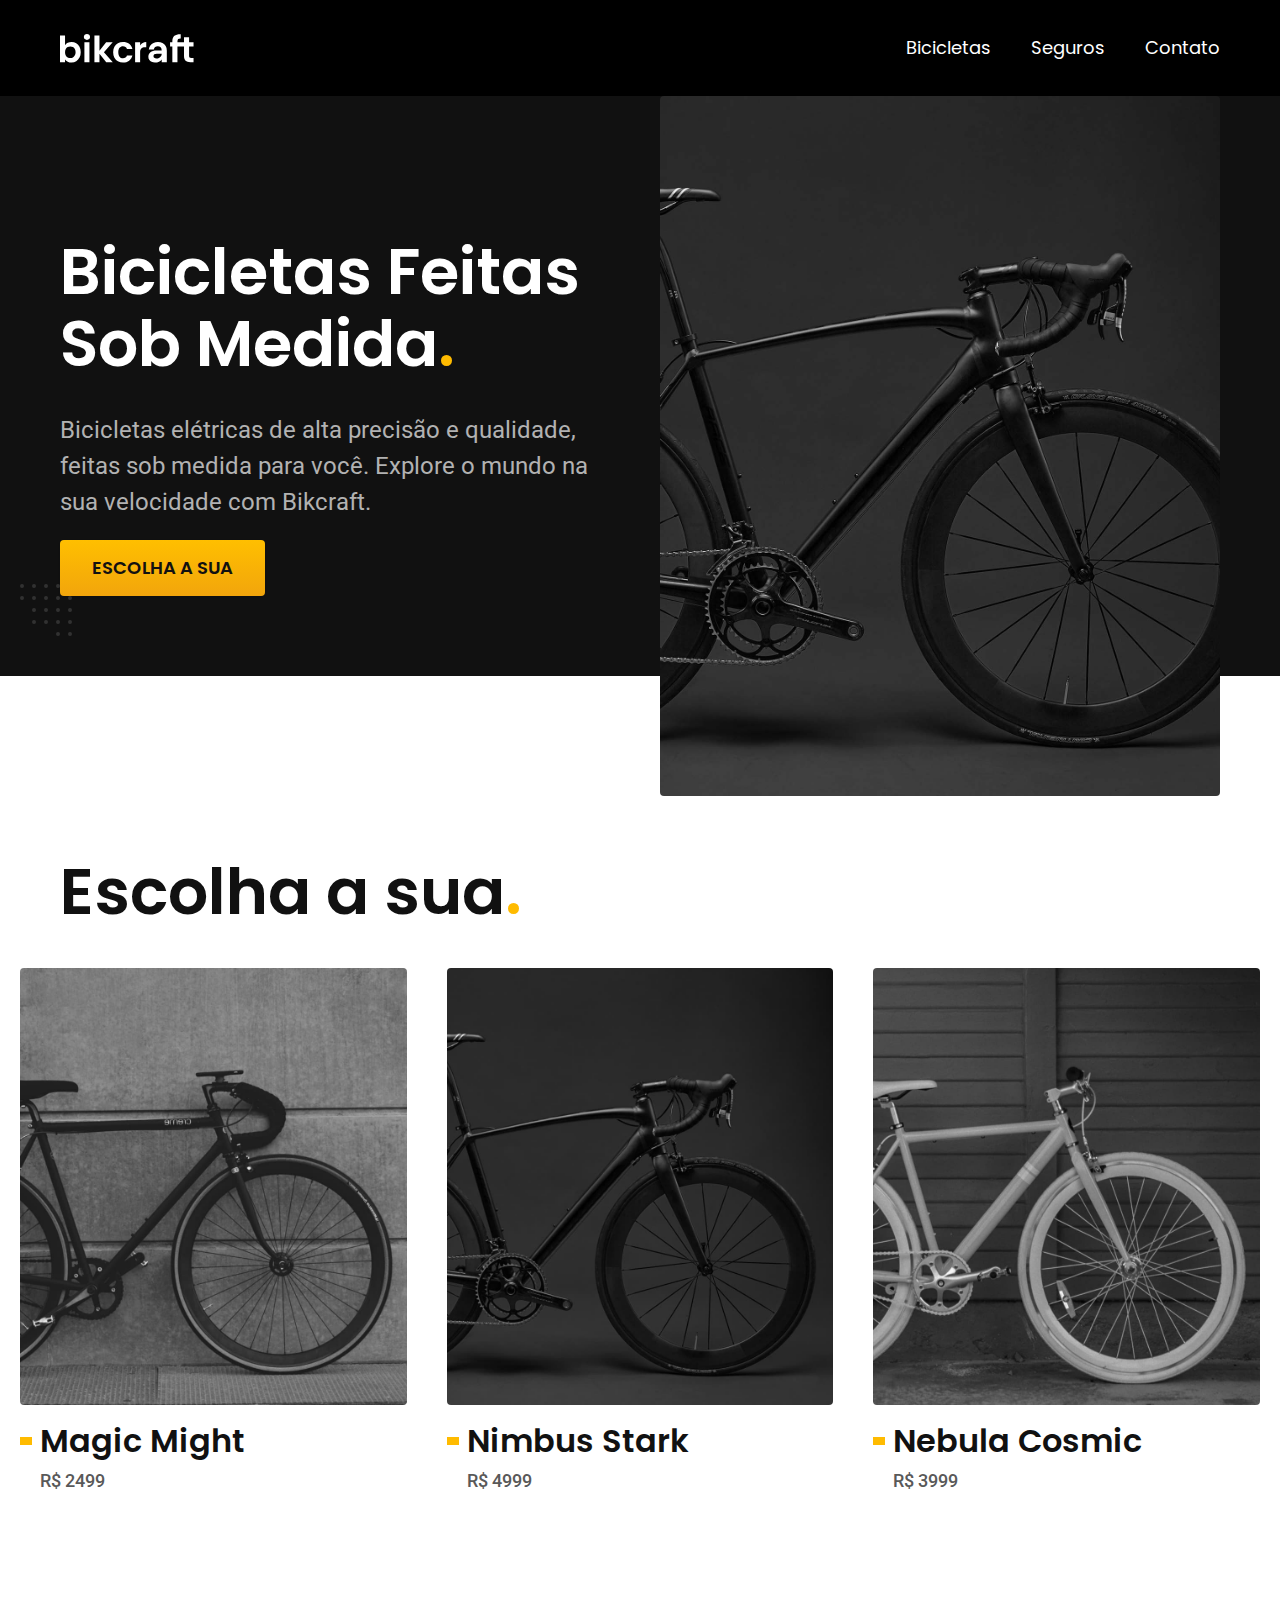
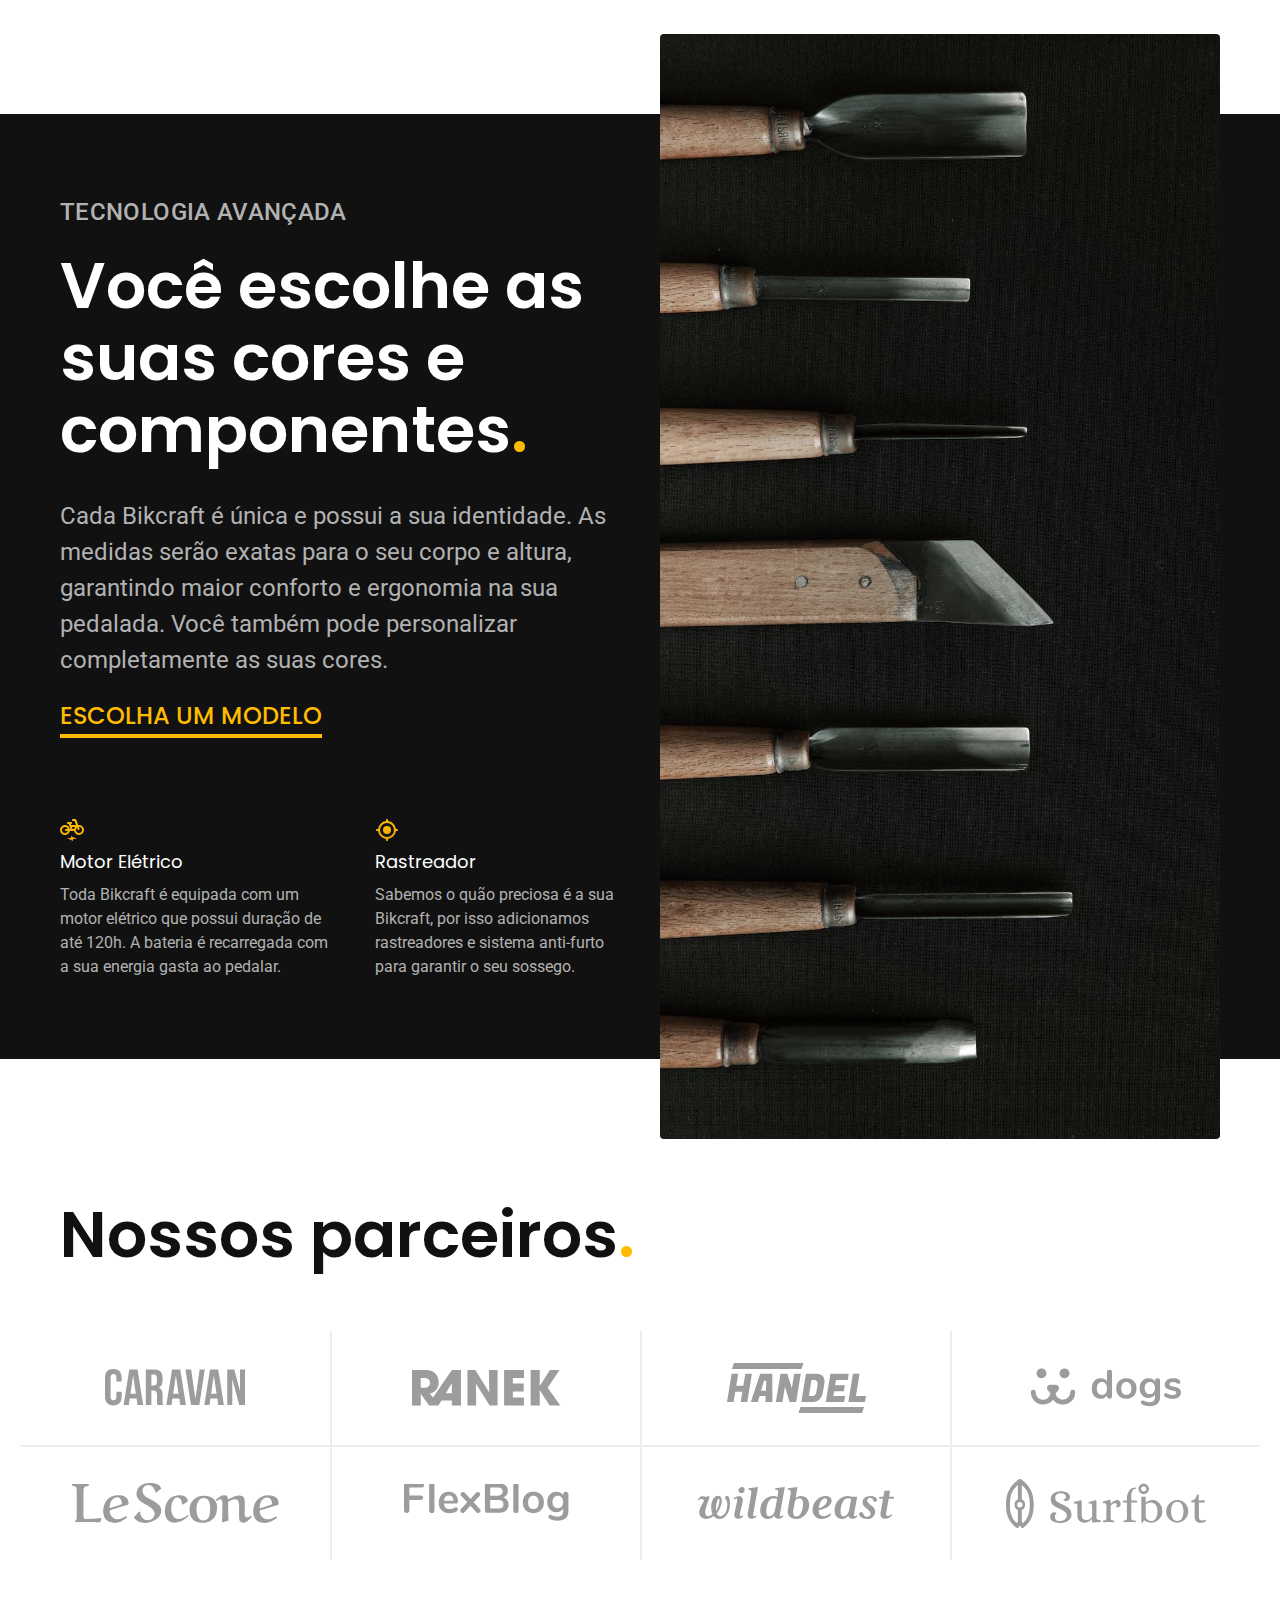
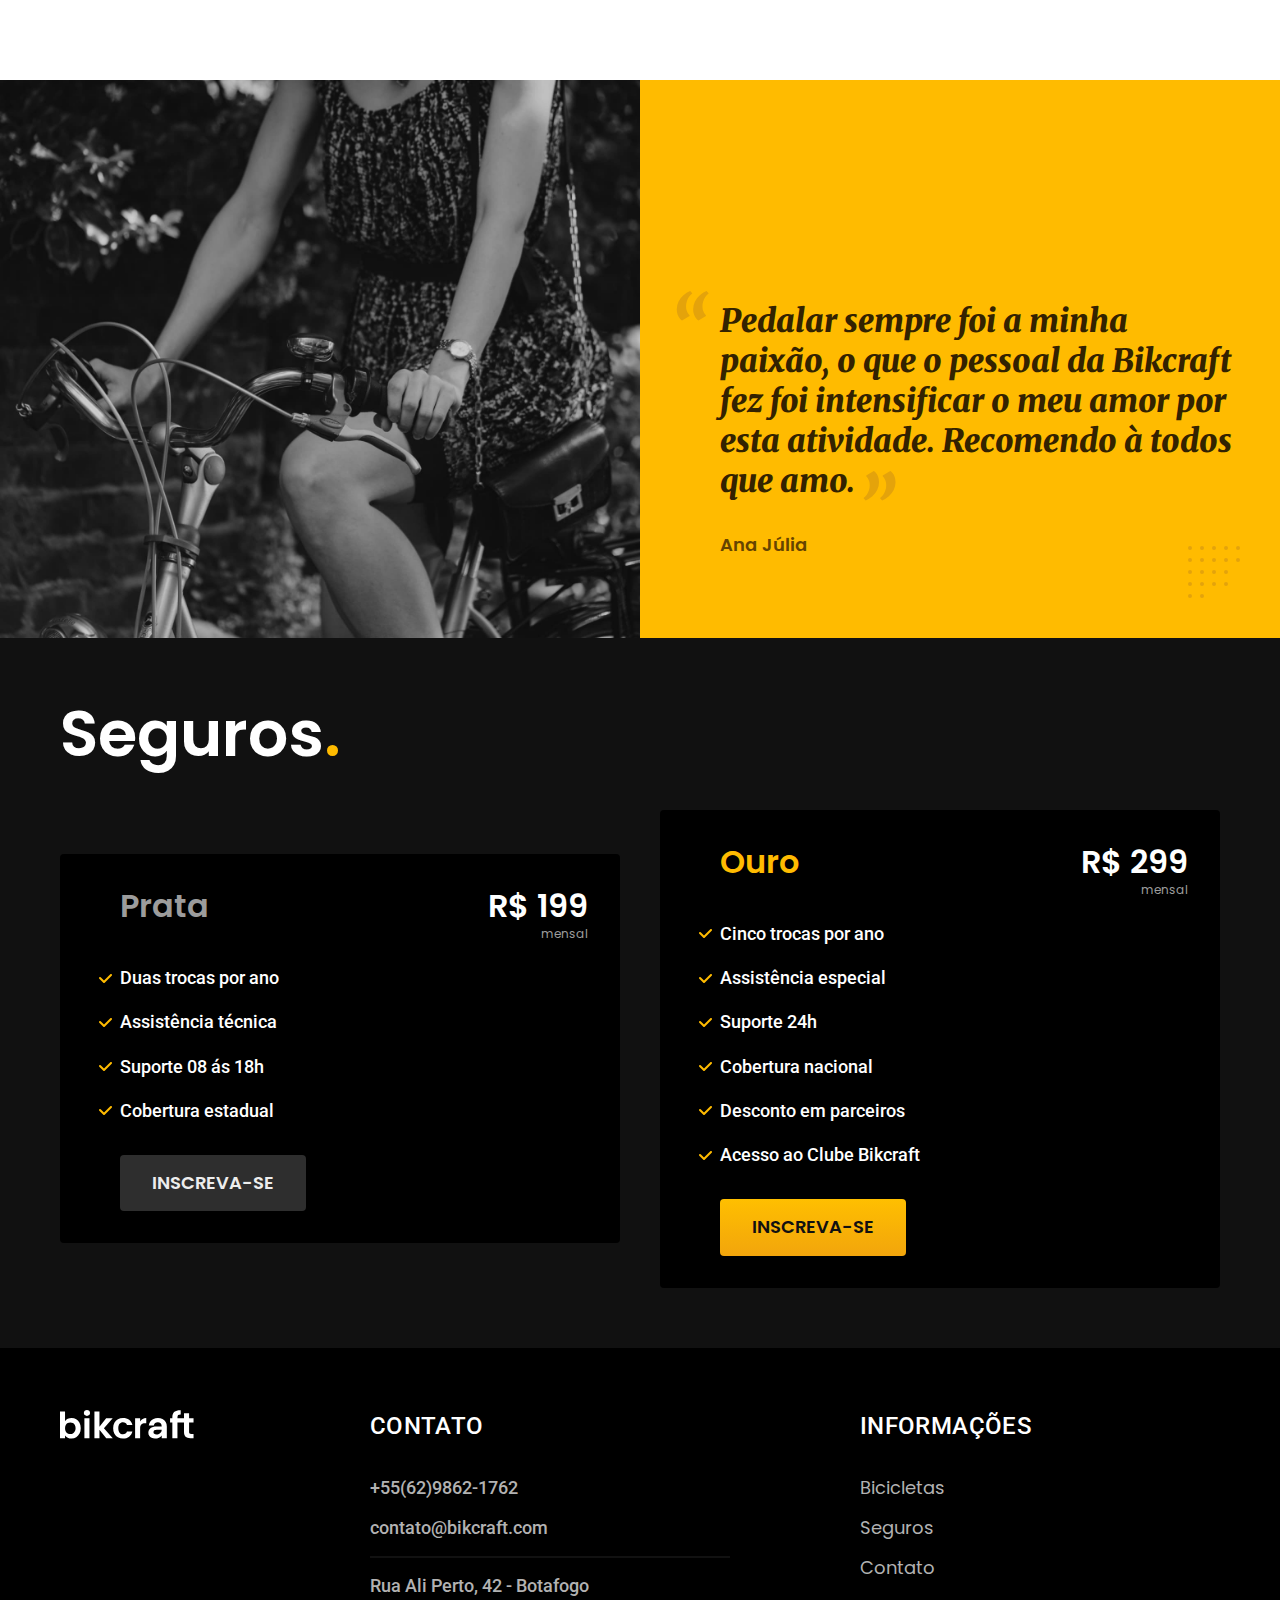
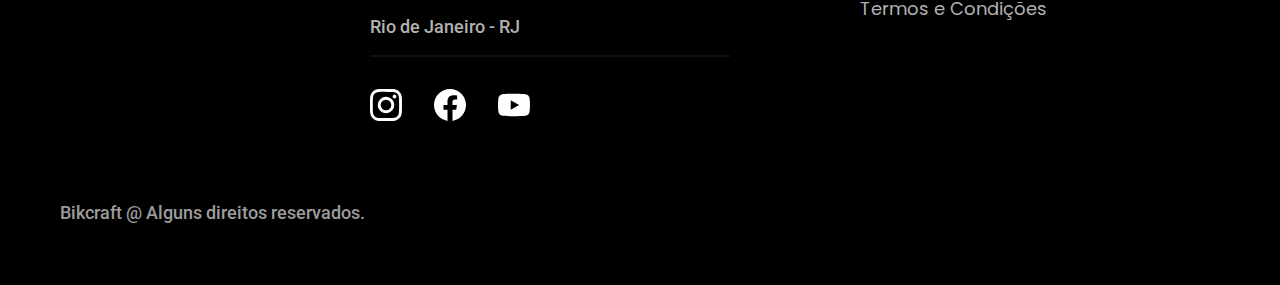
<file: index.html>
<!DOCTYPE html>
<html lang="pt-br">
<head>
    <meta charset="UTF-8">
    <meta name="viewport" content="width=device-width, initial-scale=1.0">
    <title>Bikcraft - Bicicletas Elétricas</title>
    <meta name="description" content="Bicicletas elétricas de alta precisão e qualidade, feitas sob medida para o cliente.">
    <link rel="stylesheet" href="./css/style.min.css">
    <link rel="preconnect" href="https://fonts.googleapis.com">
    <link rel="preconnect" href="https://fonts.gstatic.com" crossorigin>
    <link href="https://fonts.googleapis.com/css2?family=Merriweather:ital,wght@1,900&family=Poppins:wght@400;600&family=Roboto:wght@400;500&display=swap" rel="stylesheet">

 
    <script>
        document.documentElement.classList.add('js')
    </script>
</head>
<body>
   <header class="header-bg">
    <div class="header container">
        <a href="./">
            <img src="./img/bikcraft.svg" alt="Bikcraft Logo">
        </a>

        <nav aria-label="primaria">
            <ul class="header-menu font-1-m cor-0">
                <li><a href="./bicicletas.html">Bicicletas</a></li>
                <li><a href="./seguros.html">Seguros</a></li>
                <li><a href="./contato.html">Contato</a></li>
            </ul>
        </nav>
    </div>
   </header>

   <main class="introducao-bg">
    <div class="introducao container">
        <div class="introducao-conteudo">
            <h1 class="font-1-xxl cor-0 fadeInDown" data-anime="200">Bicicletas Feitas Sob Medida<span class="cor-p1">.</span></h1>
            <p class="font-2-l cor-5 fadeInDown" data-anime="400">Bicicletas elétricas de alta precisão e qualidade, feitas sob medida para você. Explore o mundo na sua velocidade com Bikcraft.</p>
            <a class="botao fadeInDown" data-anime="600" href="./bicicletas.html">Escolha a sua</a>
        </div>
        <div class="introducao-img fadeInDown" data-anime="800">
            <img src="./img/fotos/introducao.jpg" alt="Bicicleta Elétrica Preta">
        </div>
    </div>
   </main>

   <article class="bicicletas-lista">
       <h2 class="font-1-xxl container">Escolha a sua<span class="cor-p1">.</span></h2>

       <ul>
        <li>
            <a href="./bicicletas/magic.html">
                <img src="./img/bicicletas/magic-home.jpg" alt="Bicicleta Preta">
                <h3 class="font-1-xl">Magic Might</h3>
                <span class="font-2-m cor-8">R$ 2499</span>
            </a>
        </li>

        <li>
            <a href="./bicicletas/nimbus.html">
                <img src="./img/bicicletas/nimbus-home.jpg" alt="Bicicleta Preta">
                <h3 class="font-1-xl">Nimbus Stark</h3>
                <span class="font-2-m cor-8">R$ 4999</span>
            </a>
        </li>

        <li>
            <a href="./bicicletas/nebula.html">
                <img src="./img/bicicletas/nebula-home.jpg" alt="Bicicleta Preta">
                <h3 class="font-1-xl">Nebula Cosmic</h3>
                <span class="font-2-m cor-8">R$ 3999</span>
            </a>
        </li>

       </ul>
   </article>

   <article class="tecnologia-bg">
    <div class="tecnologia container">
        <div class="tecnologia-conteudo">
            <span class="font-2-l-b cor-5">Tecnologia Avançada</span>
            <h2 class="font-1-xxl cor-0">Você escolhe as suas cores e componentes<span class="cor-p1">.</span></h2>
            <p class="font-2-l cor-5">Cada Bikcraft é única e possui a sua identidade. As medidas serão exatas para o seu corpo e altura, garantindo maior conforto e ergonomia na sua pedalada. Você também pode personalizar completamente as suas cores.</p>
            <a class="link" href="./bicicletas/html">Escolha um modelo</a>
            <div class="tecnologia-vantagens">
                <div>
                    <img src="./img/icones/eletrica.svg" alt="">
                    <h3 class="font-1-m cor-0">Motor Elétrico</h3>
                    <p class="font-2-s cor-5">Toda Bikcraft é equipada com um motor elétrico que possui duração de até 120h. A bateria é recarregada com a sua energia gasta ao pedalar.</p>
                </div>
                <div>
                    <img src="./img/icones/rastreador.svg" alt="">
                    <h3 class="font-1-m cor-0">Rastreador</h3>
                    <p class="font-2-s cor-5" >Sabemos o quão preciosa é a sua Bikcraft, por isso adicionamos rastreadores e sistema anti-furto para garantir o seu sossego.</p>
                </div>
            </div>
        </div>
        <div class="tecnologia-img">
            <img src="./img/fotos/tecnologia.jpg" alt="">
        </div>
    </div>
   </article>

   <section class="parceiros" aria-label="Nossos Parceiros">
    <h2 class="font-1-xxl container">Nossos parceiros<span class="cor-p1">.</span></h2>

    <ul>
        <li><img src="./img/parceiros/caravan.svg" alt="caravan"></li>
        <li><img src="./img/parceiros/ranek.svg" alt="ranek"></li>
        <li><img src="./img/parceiros/handel.svg" alt="handel"></li>
        <li><img src="./img/parceiros/dogs.svg" alt="dogs"></li>
        <li><img src="./img/parceiros/lescone.svg" alt="lescone"></li>
        <li><img src="./img/parceiros/flexblog.svg" alt="flexblog"></li>
        <li><img src="./img/parceiros/wildbeast.svg" alt="wildbeast"></li>
        <li><img src="./img/parceiros/surfbot.svg" alt="surfbot"></li>
    </ul>

   </section>

   <section class="depoimento" aria-label="depoimento">
        <div>
            <img src="./img/fotos/depoimento.jpg" alt="Pessoa pedalando uma bicicleta bikcraft">
        </div>
        <div class="depoimento-conteudo"> 
            <blockquote class="font-1-xl cor-p5">
                <p>Pedalar sempre foi a minha paixão, o que o pessoal da Bikcraft fez foi intensificar o meu amor por esta atividade. Recomendo à todos que amo.</p>
            </blockquote>
            <span class="font-1-m-b cor-p4">Ana Júlia</span>
        </div>
   </section>

   <article class="seguros-bg">
        <div class="seguros container">
            <h2 class="font-1-xxl cor-0">Seguros<span class="cor-p1">.</span></h2>
            <div class="seguros-item">
                <h3 class="font-1-xl cor-6">Prata</h3>
                <span class="font-1-xl cor-0">R$ 199 <span class="font-1-xs cor-6">mensal</span></span>
                <ul class="font-2-m cor-0">
                    <li>Duas trocas por ano</li>
                    <li>Assistência técnica</li>
                    <li>Suporte 08 ás 18h</li>
                    <li>Cobertura estadual</li>
                </ul>
                <a class="botao secundario" href="./orçamento.html">Inscreva-se</a>
            </div>

            <div class="seguros-item">
                <h3 class="font-1-xl cor-p1">Ouro</h3>
                <span class="font-1-xl cor-0">R$ 299 <span class="font-1-xs cor-6">mensal</span></span>
                <ul class="font-2-m cor-0">
                    <li>Cinco trocas por ano</li>
                    <li>Assistência especial</li>
                    <li>Suporte 24h</li>
                    <li>Cobertura nacional</li>
                    <li>Desconto em parceiros</li>
                    <li>Acesso ao Clube Bikcraft</li>
                </ul>
                <a class="botao" href="./orçamento.html">Inscreva-se</a>
            </div>
        </div>
   </article>

   <footer class="footer-bg">
        <div class="footer container">
            <img src="./img/bikcraft.svg" alt="">
            <div class="footer-contato">
                <h3 class="font-2-l-b cor-0">Contato</h3>
                <ul class="cor-5 font-2-m">
                    <li><a href="tel:+556298621762">+55(62)9862-1762</a>
                    </li>
                    <li><a href="mailto:">contato@bikcraft.com</a>
                    </li>
                    <li>Rua Ali Perto, 42 - Botafogo</li>
                    <li>Rio de Janeiro - RJ</li>
                </ul>
                <div class="footer-redes">
                    <a href="">
                        <img src="./img/redes/instagram.svg" alt="">
                    </a>
                    <a href="">
                        <img src="./img/redes/facebook.svg" alt="">
                    </a>
                    <a href="">
                        <img src="./img/redes/youtube.svg" alt="">
                    </a>
                </div>
            </div>
            <div class="footer-informacoes">
                <h3 class="font-2-l-b cor-0">Informações</h3>
                <nav>
                    <ul class="font-1-m cor-5">
                        <li><a href="./bicicletas.html">Bicicletas</a></li>
                        <li><a href="./seguros.html">Seguros</a></li>
                        <li><a href="./contato.html">Contato</a></li>
                        <li><a href="./termos.html">Termos e Condições</a></li>
                    </ul>
                </nav>
            </div>
            <p class="footer-copy font-2-m cor-6">Bikcraft @ Alguns direitos reservados.</p>
        </div>
   </footer>
   <script src="./js/plugin/simple-anime.js"></script>
   <script src="./js/script.js"></script>
</body>
</html>
</file>
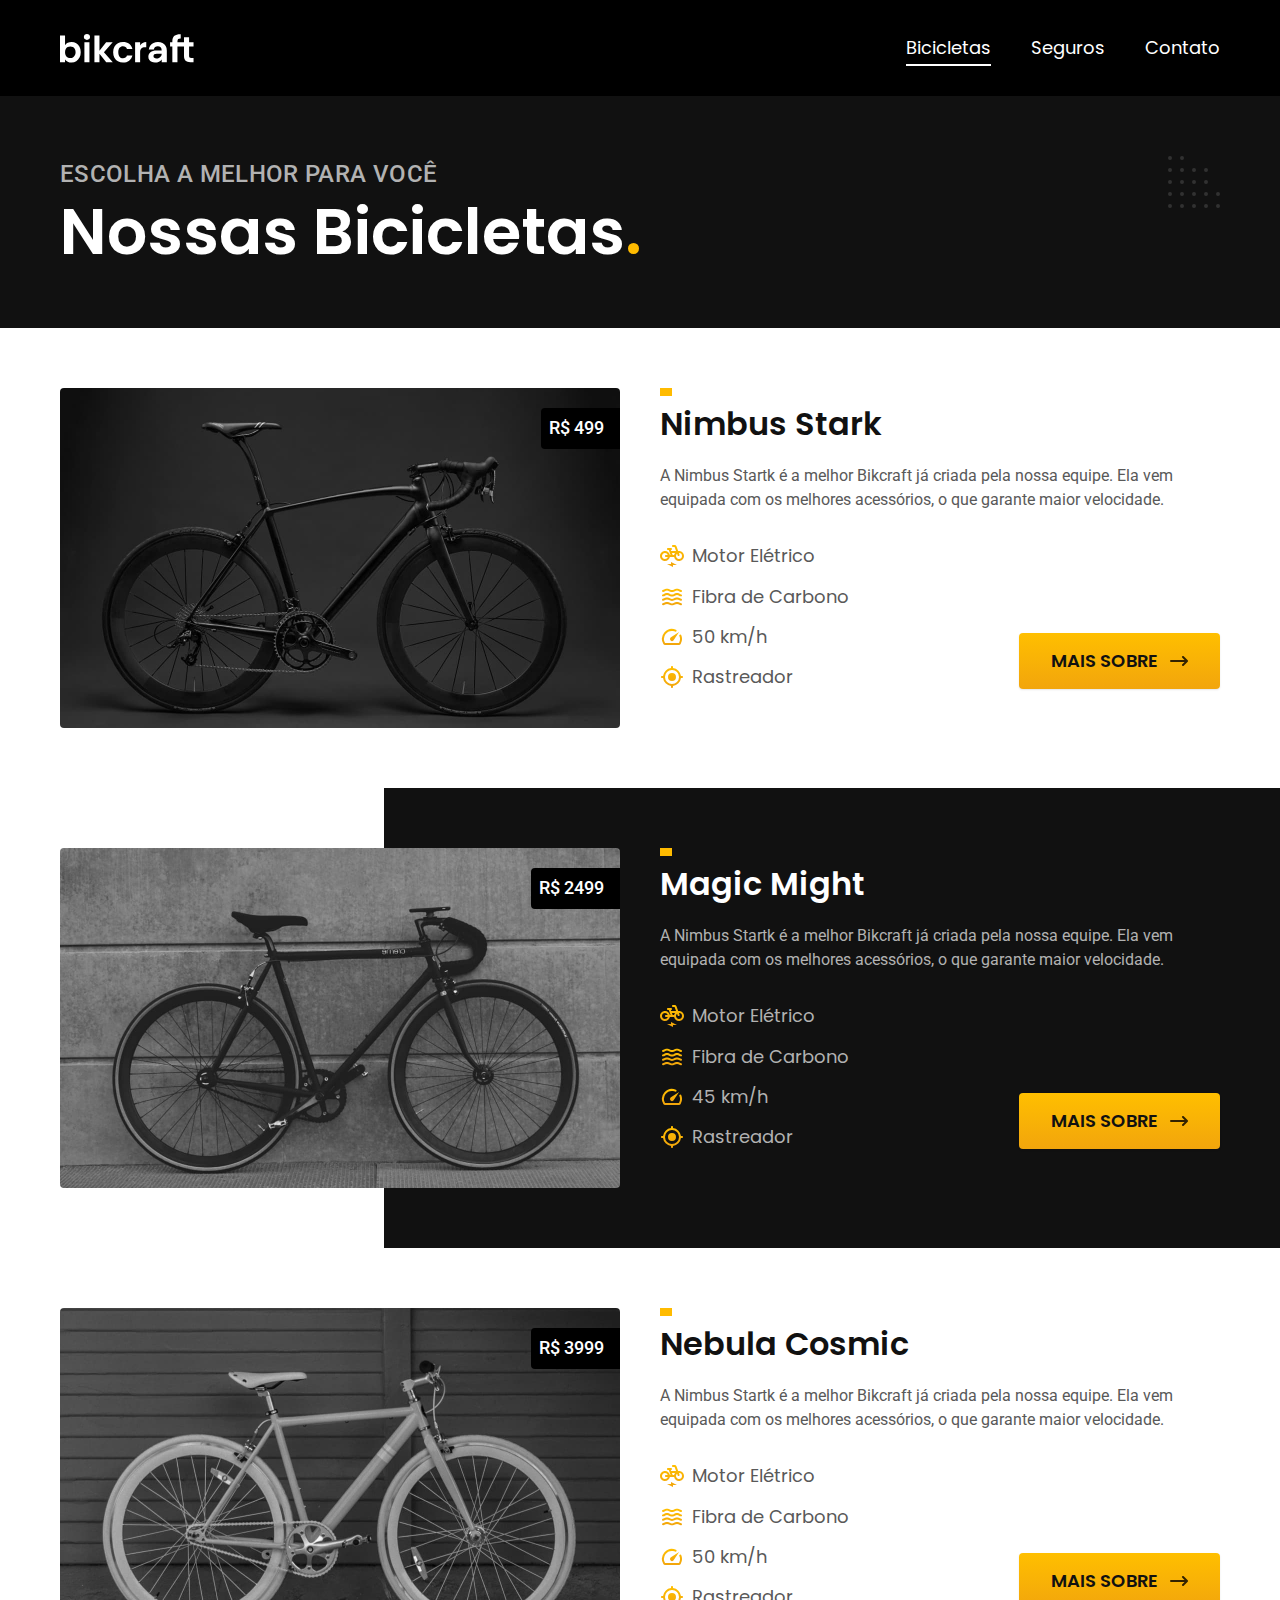
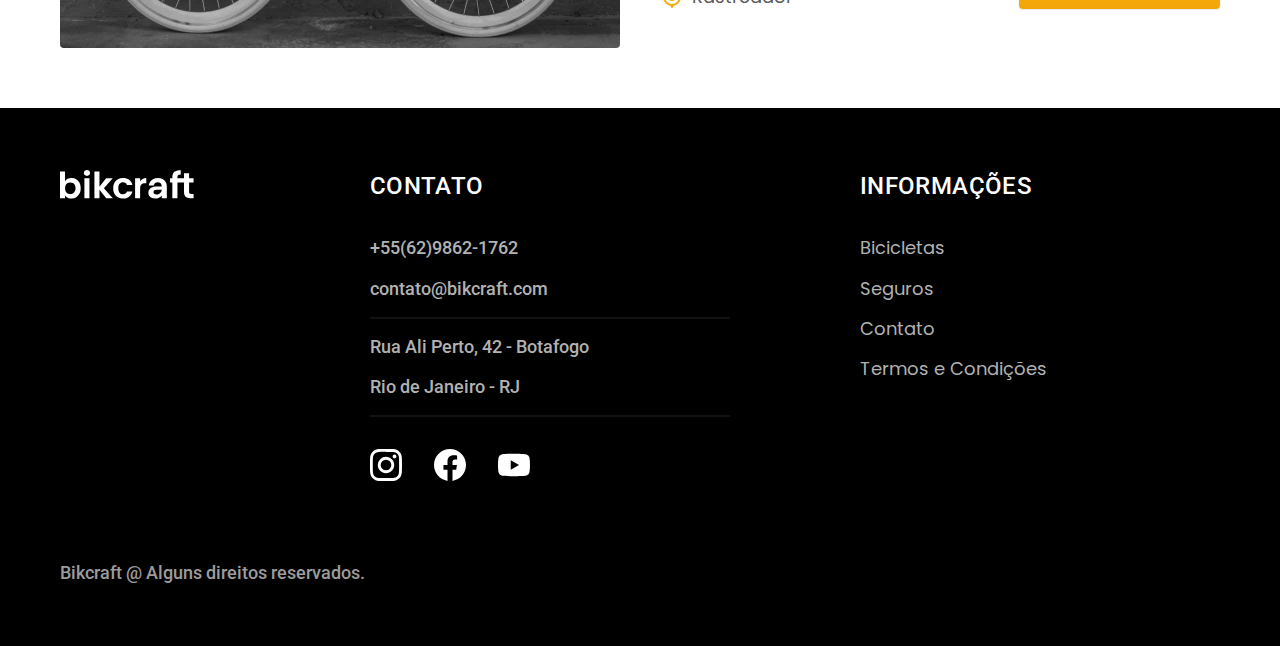
<file: bicicletas.html>
<!DOCTYPE html>
<html lang="pt-br">
<head>
    <meta charset="UTF-8">
    <meta name="viewport" content="width=device-width, initial-scale=1.0">
    <title>Bicicletas | Bikcraft </title>
    <meta name="description" content="Termos e condições">
    <link rel="stylesheet" href="./css/style.min.css">
    <link rel="preconnect" href="https://fonts.googleapis.com">
    <link rel="preconnect" href="https://fonts.gstatic.com" crossorigin>
    <link href="https://fonts.googleapis.com/css2?family=Merriweather:ital,wght@1,900&family=Poppins:wght@400;600&family=Roboto:wght@400;500&display=swap" rel="stylesheet">
    <script>
        document.documentElement.classList.add('js')
    </script>
</head>
<body id="bicicletas">
   <header class="header-bg">
    <div class="header container">
        <a href="./">
            <img src="./img/bikcraft.svg" alt="Bikcraft Logo">
        </a>

        <nav aria-label="primaria">
            <ul class="header-menu font-1-m cor-0">
                <li><a href="./bicicletas.html">Bicicletas</a></li>
                <li><a href="./seguros.html">Seguros</a></li>
                <li><a href="./contato.html">Contato</a></li>
            </ul>
        </nav>
    </div>
   </header>

   <main>
    <div class="titulo-bg">
        <div class="titulo container">
            <p class="font-2-l-b cor-5 ">Escolha a melhor para você</p>
            <h1 class="font-1-xxl cor-0">Nossas Bicicletas<span class="cor-p1">.</span></h1>
        </div>
    </div>
        <div class="bicicletas container">
            <div class="bicicletas-imagem">
                <img src="./img/bicicletas/nimbus.jpg" alt="">
                <span class="font-2-m cor-0">R$ 499</span>
            </div>
            <div class="bicicletas-conteudo">
                <h2 class="font-1-xl">Nimbus Stark</h2>
                <p class="font-2-s cor-8">A Nimbus Startk é a melhor Bikcraft já criada pela nossa equipe. Ela vem equipada com os melhores acessórios, o que garante maior velocidade.</p>
                <ul class="font-1-m cor-8">
                    <li><img src="./img/icones/eletrica.svg" alt="">Motor Elétrico</li>
                    <li><img src="./img/icones/carbono.svg" alt="">Fibra de Carbono</li>
                
                    <li><img src="./img/icones/velocidade.svg" alt="">50 km/h</li>
                    <li><img src="./img/icones/rastreador.svg" alt="">Rastreador</li>
                </ul>    
                <a class="botao seta" href="./bicicletas/nimbus.html">Mais Sobre</a>
            </div>
        </div>
    
    <div class="bicicletas-bg">
        <div class="bicicletas container">
            <div class="bicicletas-imagem">
                <img src="./img/bicicletas/magic.jpg" alt="">
                <span class="font-2-m cor-0">R$ 2499</span>
            </div>
            <div class="bicicletas-conteudo">
                <h2 class="font-1-xl cor-0">Magic Might</h2>
                <p class="font-2-s cor-5">A Nimbus Startk é a melhor Bikcraft já criada pela nossa equipe. Ela vem equipada com os melhores acessórios, o que garante maior velocidade.</p>
                <ul class="font-1-m cor-5">
                    <li><img src="./img/icones/eletrica.svg" alt="">Motor Elétrico</li>
                    <li><img src="./img/icones/carbono.svg" alt="">Fibra de Carbono</li>
                
                    <li><img src="./img/icones/velocidade.svg" alt="">45 km/h</li>
                    <li><img src="./img/icones/rastreador.svg" alt="">Rastreador</li>
                </ul>
                <a class="botao seta" href="./bicicletas/magic.html">Mais Sobre</a>
         </div>
        </div>
    </div>

   
        <div class="bicicletas container">
            <div class="bicicletas-imagem">
                <img src="./img/bicicletas/nebula.jpg" alt="">
                <span class="font-2-m cor-0">R$ 3999</span>
            </div>
            <div class="bicicletas-conteudo">
                <h2 class="font-1-xl">Nebula Cosmic</h2>
                <p class="font-2-s cor-8">A Nimbus Startk é a melhor Bikcraft já criada pela nossa equipe. Ela vem equipada com os melhores acessórios, o que garante maior velocidade.</p>
                <ul class="font-1-m cor-8">
                    <li><img src="./img/icones/eletrica.svg" alt="">Motor Elétrico</li>
                    <li><img src="./img/icones/carbono.svg" alt="">Fibra de Carbono</li>
                
                    <li><img src="./img/icones/velocidade.svg" alt="">50 km/h</li>
                    <li><img src="./img/icones/rastreador.svg" alt="">Rastreador</li>
                </ul>      
                <a class="botao seta" href="./bicicletas/nebula.html">Mais Sobre</a>         
            </div>
        </div>

   </main>

   <footer class="footer-bg">
    <div class="footer container">
        <img src="./img/bikcraft.svg" alt="">
        <div class="footer-contato">
            <h3 class="font-2-l-b cor-0">Contato</h3>
            <ul class="cor-5 font-2-m">
                <li><a href="tel:+556298621762">+55(62)9862-1762</a>
                </li>
                <li><a href="mailto:">contato@bikcraft.com</a>
                </li>
                <li>Rua Ali Perto, 42 - Botafogo</li>
                <li>Rio de Janeiro - RJ</li>
            </ul>
            <div class="footer-redes">
                <a href="">
                    <img src="./img/redes/instagram.svg" alt="">
                </a>
                <a href="">
                    <img src="./img/redes/facebook.svg" alt="">
                </a>
                <a href="">
                    <img src="./img/redes/youtube.svg" alt="">
                </a>
            </div>
        </div>
        <div class="footer-informacoes">
            <h3 class="font-2-l-b cor-0">Informações</h3>
            <nav>
                <ul class="font-1-m cor-5">
                    <li><a href="./bicicletas.html">Bicicletas</a></li>
                    <li><a href="./seguros.html">Seguros</a></li>
                    <li><a href="./contato.html">Contato</a></li>
                    <li><a href="./termos.html">Termos e Condições</a></li>
                </ul>
            </nav>
        </div>
        <p class="footer-copy font-2-m cor-6">Bikcraft @ Alguns direitos reservados.</p>
    </div>
</footer>

    
   <script src="./js/script.js"></script>
</body>
</html>
</file>
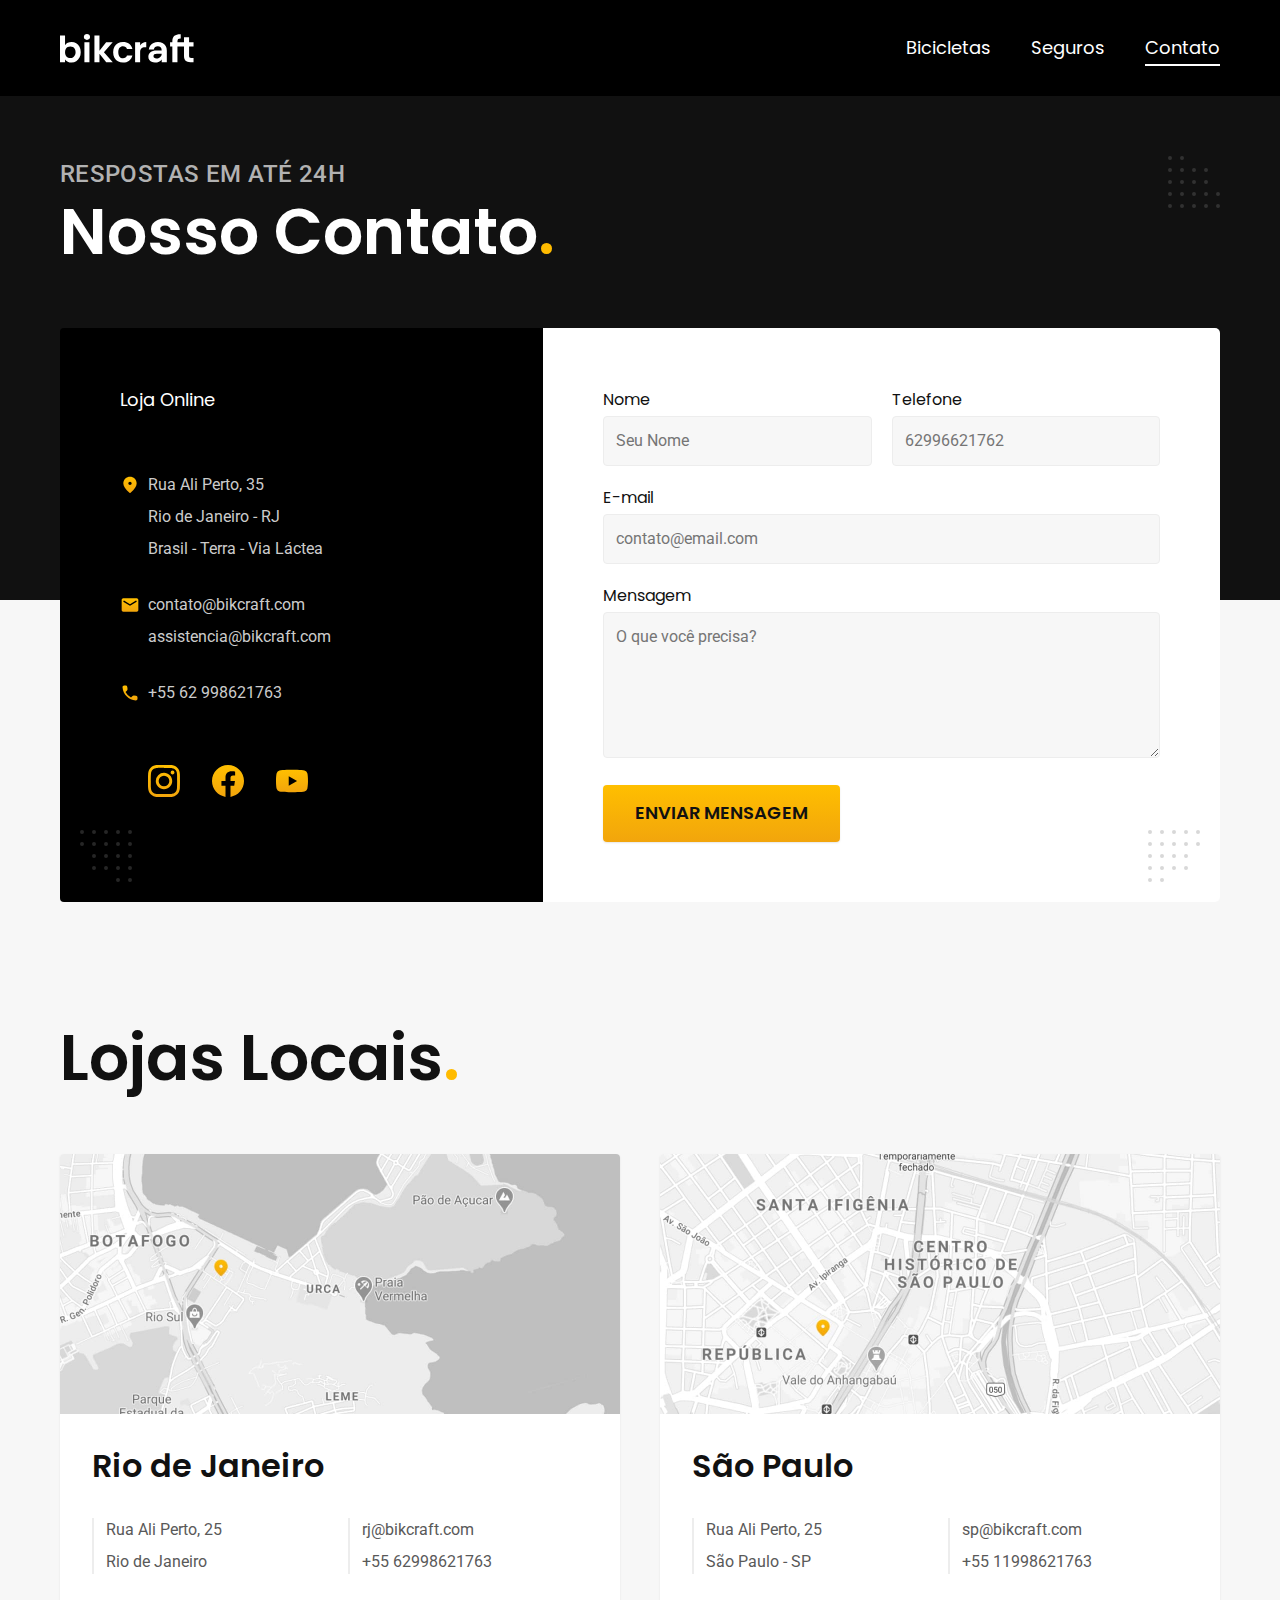
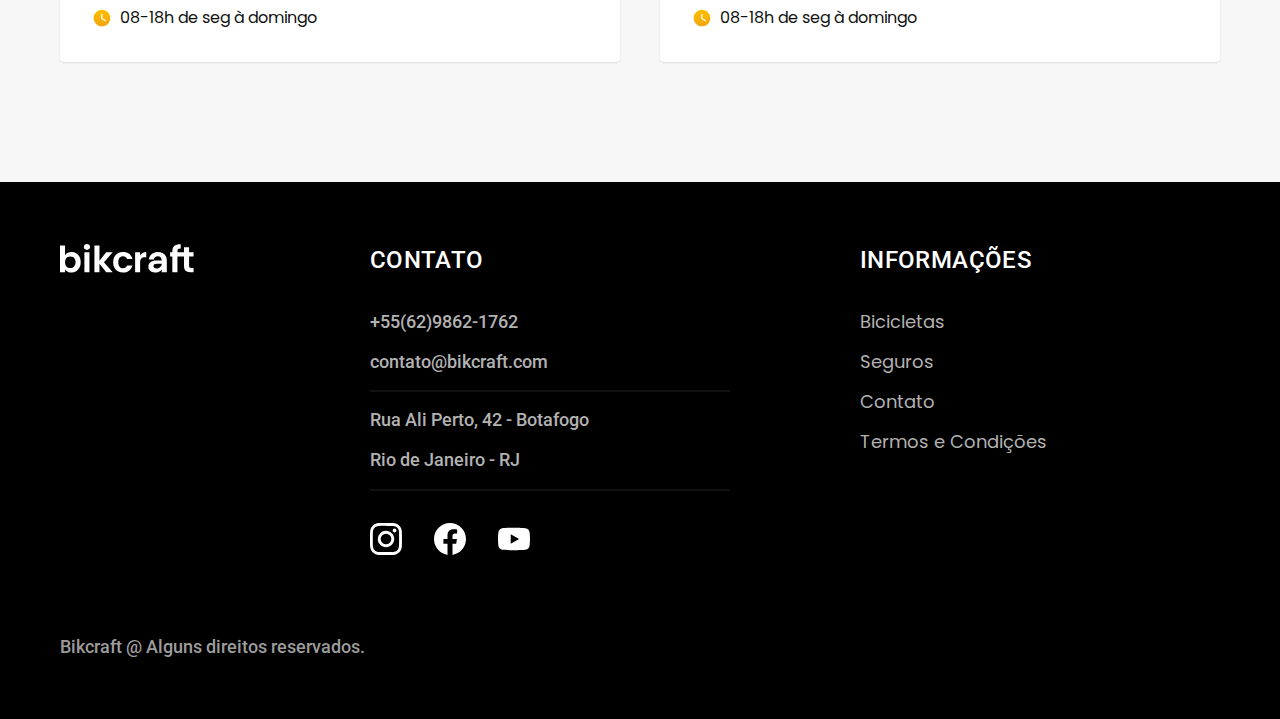
<file: contato.html>
<!DOCTYPE html>
<html lang="pt-br">
<head>
    <meta charset="UTF-8">
    <meta name="viewport" content="width=device-width, initial-scale=1.0">
    <title>Contato | Bikcraft </title>
    <meta name="description" content="Termos e condições">
    <link rel="stylesheet" href="./css/style.min.css">
    <link rel="preconnect" href="https://fonts.googleapis.com">
    <link rel="preconnect" href="https://fonts.gstatic.com" crossorigin>
    <link href="https://fonts.googleapis.com/css2?family=Merriweather:ital,wght@1,900&family=Poppins:wght@400;600&family=Roboto:wght@400;500&display=swap" rel="stylesheet">
    <script>
        document.documentElement.classList.add('js')
    </script>
</head>
<body id="contato">
   <header class="header-bg">
    <div class="header container">
        <a href="./">
            <img src="./img/bikcraft.svg" alt="Bikcraft Logo">
        </a>

        <nav aria-label="primaria">
            <ul class="header-menu font-1-m cor-0">
                <li><a href="./bicicletas.html">Bicicletas</a></li>
                <li><a href="./seguros.html">Seguros</a></li>
                <li><a href="./contato.html">Contato</a></li>
            </ul>
        </nav>
    </div>
   </header>

   <main>
    <div class="titulo-bg">
        <div class="titulo container">
            <p class="font-2-l-b cor-5 ">Respostas em até 24h</p>
            <h1 class="font-1-xxl cor-0">Nosso Contato<span class="cor-p1">.</span></h1>
        </div>
    </div>

    <div class="contato container">
        <section class="contato-dados" aria-label="endereço">
            <h2 class="font-1-m cor-0">Loja Online</h2>
            <div class="contato-endereco font-2-s cor-4">
                <p>Rua Ali Perto, 35</p>
                <p>Rio de Janeiro - RJ</p>
                <p>Brasil - Terra - Via Láctea</p>
            </div>
            <address class="contato-meios font-2-s cor-4">
                <a href="mailto:contato@bikcraft.com">contato@bikcraft.com</a>
                <a href="mailto:assistencia@bikcraft.com">assistencia@bikcraft.com</a>
                <a href="tel:+5562998621763">+55 62 998621763</a>
            </address>

            <div class="contato-redes">
                <a href="">
                    <img src="./img/redes/instagram-p.svg" alt="">
                </a>
                <a href="">
                    <img src="./img/redes/facebook-p.svg" alt="">
                </a>
                <a href="">
                    <img src="./img/redes/youtube-p.svg" alt="">
                </a>
            </div>

        </section>

        <section class="contato-formulario" aria-label="formulario">
            <form class="form" action="./contato.html">
                <div>
                    <label for="nome">Nome</label>
                    <input type="text" id="nome" name="nome" placeholder="Seu Nome">
                </div>
                <div>
                    <label for="telefone">Telefone</label>
                    <input type="text" id="nome" name="telefone" placeholder="62996621762">
                </div>
                <div class="col-2">
                    <label for="email">E-mail</label>
                    <input type="email" id="email" name="email" placeholder="contato@email.com">
                </div>
                <div class="col-2">
                    <label for="mensagem">Mensagem</label>
                    <textarea rows="5" id="mensagem" name="mensagem" placeholder="O que você precisa?"></textarea>
                </div>
                <button class="botao col-2">Enviar Mensagem</button>
            </form>
        </section>
    </div>
   </main>

   <article class="lojas container">
        <h2 class="font-1-xxl">Lojas Locais<span class="cor-p1">.</span></h2>
        <div class="lojas-item">
            <img src="./img/lojas/rj.jpg" alt="">
            <div class="lojas-conteudo">
                <h3 class="font-1-xl">Rio de Janeiro</h3>
                <div class="lojas-dados font-2-s cor-8">
                    <p>Rua Ali Perto, 25</p>
                    <p>Rio de Janeiro</p>
                </div>
                <div class="lojas-dados font-2-s cor-8">
                    <a href="mailto:rj@bikcraft.com">rj@bikcraft.com</a>
                    <a href="tel:+5562998621753">+55 62998621763</a>
                </div>
                <p class="lojas-tempo font-1-s"><img src="./img/icones/horario.svg" alt="">08-18h de seg à domingo</p>
                        </div>
            </div>

        <div class="lojas-item">
            <img src="./img/lojas/sp.jpg" alt="">
            <div class="lojas-conteudo">
                <h3 class="font-1-xl">São Paulo</h3>
                <div class="lojas-dados font-2-s cor-8">
                    <p>Rua Ali Perto, 25</p>
                    <p>São Paulo - SP</p>
                </div>
                <div class="lojas-dados font-2-s cor-8">
                    <a href="mailto:rj@bikcraft.com">sp@bikcraft.com</a>
                    <a href="tel:+5562998621753">+55 11998621763</a>
                </div>
                <p class="lojas-tempo font-1-s"><img src="./img/icones/horario.svg" alt="">08-18h de seg à domingo</p>
            </div>
        </div>
   </article>


   <footer class="footer-bg">
    <div class="footer container">
        <img src="./img/bikcraft.svg" alt="">
        <div class="footer-contato">
            <h3 class="font-2-l-b cor-0">Contato</h3>
            <ul class="cor-5 font-2-m">
                <li><a href="tel:+556298621762">+55(62)9862-1762</a>
                </li>
                <li><a href="mailto:">contato@bikcraft.com</a>
                </li>
                <li>Rua Ali Perto, 42 - Botafogo</li>
                <li>Rio de Janeiro - RJ</li>
            </ul>
            <div class="footer-redes">
                <a href="">
                    <img src="./img/redes/instagram.svg" alt="">
                </a>
                <a href="">
                    <img src="./img/redes/facebook.svg" alt="">
                </a>
                <a href="">
                    <img src="./img/redes/youtube.svg" alt="">
                </a>
            </div>
        </div>
        <div class="footer-informacoes">
            <h3 class="font-2-l-b cor-0">Informações</h3>
            <nav>
                <ul class="font-1-m cor-5">
                    <li><a href="./bicicletas.html">Bicicletas</a></li>
                    <li><a href="./seguros.html">Seguros</a></li>
                    <li><a href="./contato.html">Contato</a></li>
                    <li><a href="./termos.html">Termos e Condições</a></li>
                </ul>
            </nav>
        </div>
        <p class="footer-copy font-2-m cor-6">Bikcraft @ Alguns direitos reservados.</p>
    </div>
</footer>


   <script src="./js/script.js"></script>
</body>
</html>
</file>
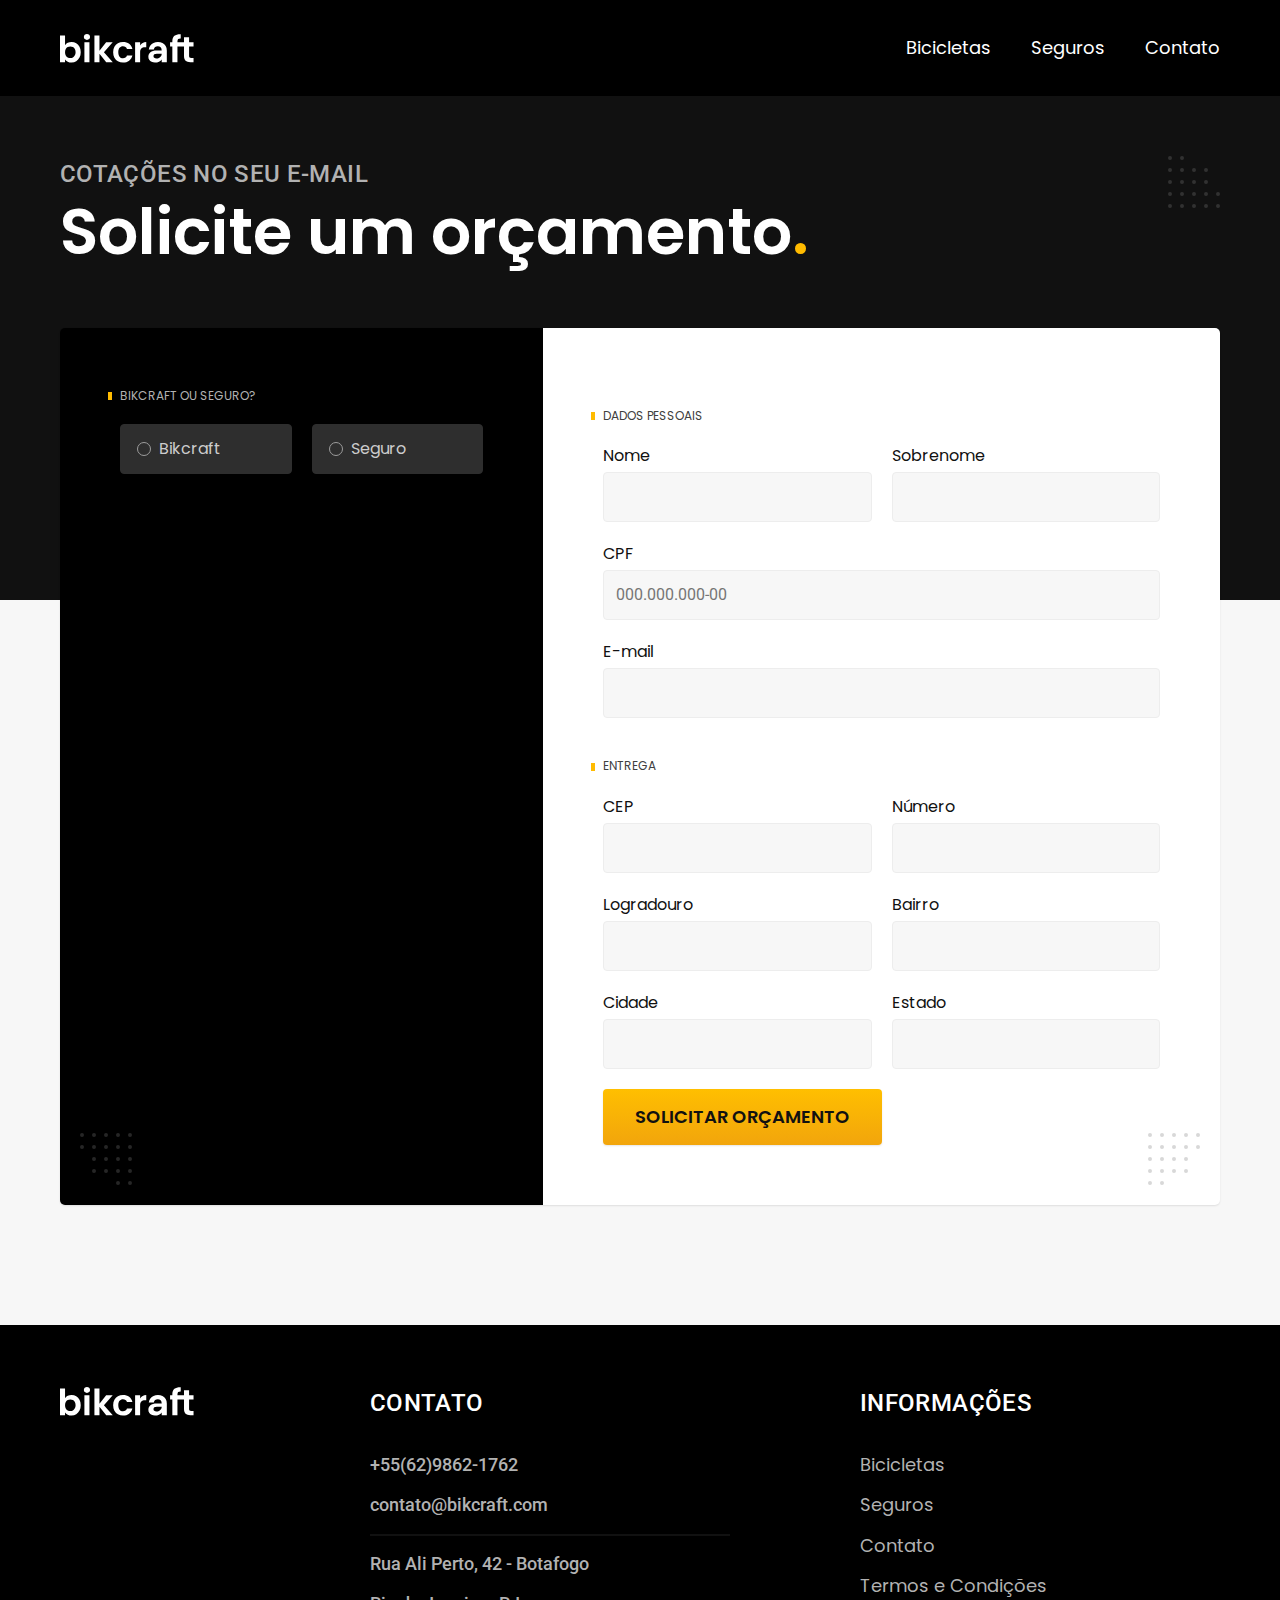
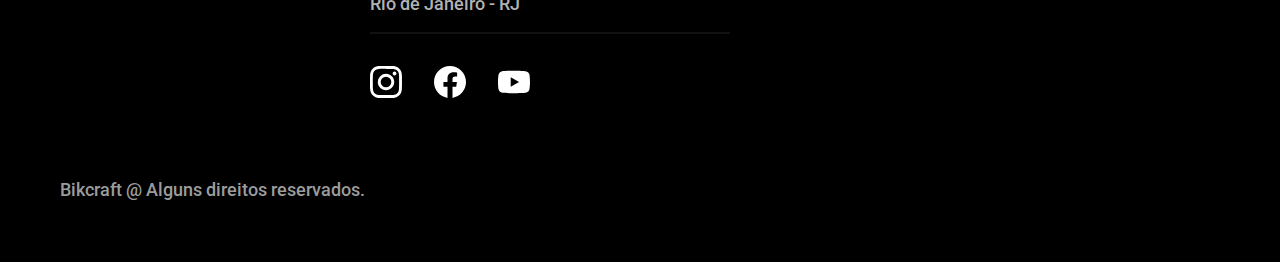
<file: orcamento.html>
<!DOCTYPE html>
<html lang="pt-br">
<head>
    <meta charset="UTF-8">
    <meta name="viewport" content="width=device-width, initial-scale=1.0">
    <title>Orçamento | Bikcraft</title>
    <meta name="description" content="Termos e condições">
    <link rel="stylesheet" href="./css/style.min.css">
    <link rel="preconnect" href="https://fonts.googleapis.com">
    <link rel="preconnect" href="https://fonts.gstatic.com" crossorigin>
    <link href="https://fonts.googleapis.com/css2?family=Merriweather:ital,wght@1,900&family=Poppins:wght@400;600&family=Roboto:wght@400;500&display=swap" rel="stylesheet">
    <script>
        document.documentElement.classList.add('js')
    </script>
</head>
<body id="orcamento">
   <header class="header-bg">
    <div class="header container">
        <a href="./">
            <img src="./img/bikcraft.svg" alt="Bikcraft Logo">
        </a>

        <nav aria-label="primaria">
            <ul class="header-menu font-1-m cor-0">
                <li><a href="./bicicletas.html">Bicicletas</a></li>
                <li><a href="./seguros.html">Seguros</a></li>
                <li><a href="./contato.html">Contato</a></li>
            </ul>
        </nav>
    </div>
   </header>

   <main>
    <div class="titulo-bg">
        <div class="titulo container">
            <p class="font-2-l-b cor-5 ">Cotações no seu e-mail</p>
            <h1 class="font-1-xxl cor-0">Solicite um orçamento<span class="cor-p1">.</span></h1>
        </div>
    </div>

    <form class="orcamento container" action="">
        <div class="orcamento-produto">
            <h2 class="font-1-xs cor-5">Bikcraft ou Seguro?</h2>

            <input type="radio" name="tipo" value="bikcraft" id="bikcraft">
            <label for="bikcraft">Bikcraft</label>

            <input type="radio" name="tipo" value="seguro" id="seguro">
            <label for="seguro">Seguro</label>

            <div class="orcamento-conteudo" id="orcamento-bikcraft">
                <h2 class="font-1-xs cor-5">Escolha a sua</h2>

                <input type="radio" name="produto" value="nimbus" id="nimbus">
                <label for="nimbus">Nimbus Stark <span>R$ 4999</span></label>
                <div class="orcamento-detalhes">
                    <ul class="font-1-xs cor-8">
                        <li><img src="./img/icones/eletrica.svg" alt="">Motor Elétrico</li>
                        <li><img src="./img/icones/carbono.svg" alt="">Fibra de Carbono</li>
                        <li><img src="./img/icones/velocidade.svg" alt="">50 km/h</li>
                        <li><img src="./img/icones/rastreador.svg" alt="">Rastreador</li>
                    </ul>
                    <img src="./img/bicicletas/nimbus.jpg" alt="">
                </div>

                <input type="radio" name="produto" value="nebula" id="magic">
                <label for="magic">Magic Might <span>R$ 2499</span></label>
                <div class="orcamento-detalhes">
                    <ul class="font-1-xs cor-8">
                        <li><img src="./img/icones/eletrica.svg" alt="">Motor Elétrico</li>
                        <li><img src="./img/icones/carbono.svg" alt="">Fibra de Carbono</li>
                        <li><img src="./img/icones/velocidade.svg" alt="">45 km/h</li>
                        <li><img src="./img/icones/rastreador.svg" alt="">Rastreador</li>
                    </ul>
                    <img src="./img/bicicletas/magic.jpg" alt="">
                </div>

                <input type="radio" name="produto" value="nebula" id="nebula">
                <label for="nebula">Nebula Cosmic <span>R$ 3999</span></label>
                <div class="orcamento-detalhes">
                    <ul class="font-1-xs cor-8">
                        <li><img src="./img/icones/eletrica.svg" alt="">Motor Elétrico</li>
                        <li><img src="./img/icones/carbono.svg" alt="">Fibra de Carbono</li>
                        <li><img src="./img/icones/velocidade.svg" alt="">40 km/h</li>
                        <li><img src="./img/icones/rastreador.svg" alt="">Rastreador</li>
                    </ul>
                    <img src="./img/bicicletas/nebula.jpg" alt="">
                </div>

            </div>

            <div class="orcamento-conteudo" id="orcamento-seguro">
                <h2 class="font-1-xs cor-5">Escolha o plano</h2>

                <input type="radio" name="produto" value="prata" id="prata">
                <label for="prata">Prata<span>R$ 199</span></label>

                <input type="radio" name="produto" value="ouro" id="ouro">
                <label for="ouro">Ouro<span>R$ 299</span></label>

            </div>
            </div>

        </div>

        <div class="orcamento-dados form">
            <h2 class="font-1-xs cor-9 col-2">Dados Pessoais</h2>
            <div>
                <label for="nome">Nome</label>
                <input type="text" id="nome" name="nome">
            </div>
            <div>
                <label for="sobrenome">Sobrenome</label>
                <input type="text" id="sobrenome" name="sobrenome">
            </div>
            <div class="col-2">
                <label for="cpf">CPF</label>
                <input type="text" id="cpf" name="cpf" placeholder="000.000.000-00">
            </div>
            <div class="col-2">
                <label for="Email">E-mail</label>
                <input type="email" id="Email" name="Email">
            </div>

            <h2 class="font-1-xs cor-9 col-2">Entrega</h2>
            <div>
                <label for="cep">CEP</label>
                <input type="text" id="cep" name="cep">
            </div>
            <div>
                <label for="numero">Número</label>
                <input type="text" id="numero" name="numero">
            </div>
            <div>
                <label for="logradouro">Logradouro</label>
                <input type="text" id="logradouro" name="logradouro">
            </div>
            <div>
                <label for="bairro">Bairro</label>
                <input type="text" id="bairro" name="bairro">
            </div>
            <div>
                <label for="cidade">Cidade</label>
                <input type="text" id="cidade" name="cidade">
            </div>
            <div>
                <label for="estado">Estado</label>
                <input type="text" id="estado" name="estado">
            </div>

            <button class="botao col-2">Solicitar Orçamento</button>

        </div>
    </form>
   </main>

   <footer class="footer-bg">
    <div class="footer container">
        <img src="./img/bikcraft.svg" alt="">
        <div class="footer-contato">
            <h3 class="font-2-l-b cor-0">Contato</h3>
            <ul class="cor-5 font-2-m">
                <li><a href="tel:+556298621762">+55(62)9862-1762</a>
                </li>
                <li><a href="mailto:">contato@bikcraft.com</a>
                </li>
                <li>Rua Ali Perto, 42 - Botafogo</li>
                <li>Rio de Janeiro - RJ</li>
            </ul>
            <div class="footer-redes">
                <a href="">
                    <img src="./img/redes/instagram.svg" alt="">
                </a>
                <a href="">
                    <img src="./img/redes/facebook.svg" alt="">
                </a>
                <a href="">
                    <img src="./img/redes/youtube.svg" alt="">
                </a>
            </div>
        </div>
        <div class="footer-informacoes">
            <h3 class="font-2-l-b cor-0">Informações</h3>
            <nav>
                <ul class="font-1-m cor-5">
                    <li><a href="./bicicletas.html">Bicicletas</a></li>
                    <li><a href="./seguros.html">Seguros</a></li>
                    <li><a href="./contato.html">Contato</a></li>
                    <li><a href="./termos.html">Termos e Condições</a></li>
                </ul>
            </nav>
        </div>
        <p class="footer-copy font-2-m cor-6">Bikcraft @ Alguns direitos reservados.</p>
    </div>
</footer>


   <script src="./js/script.js"></script>
</body>
</html>
</file>
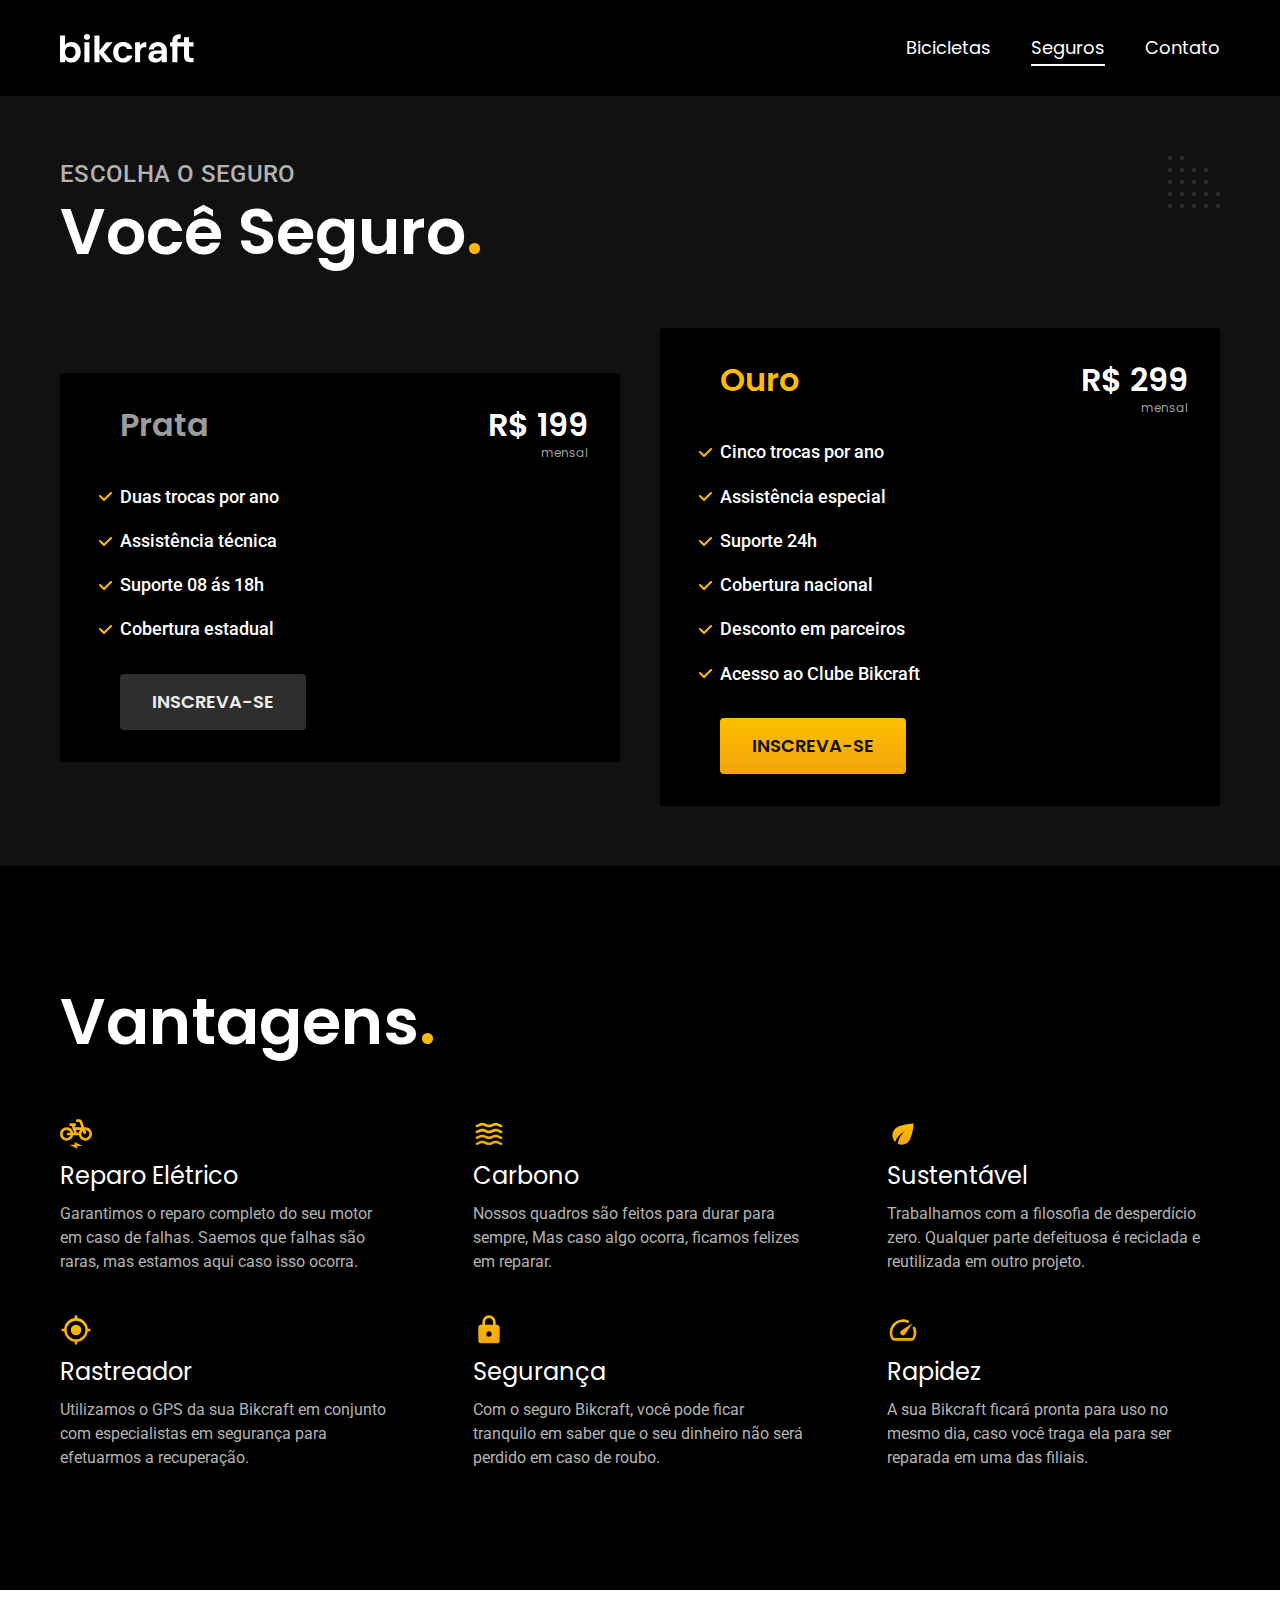
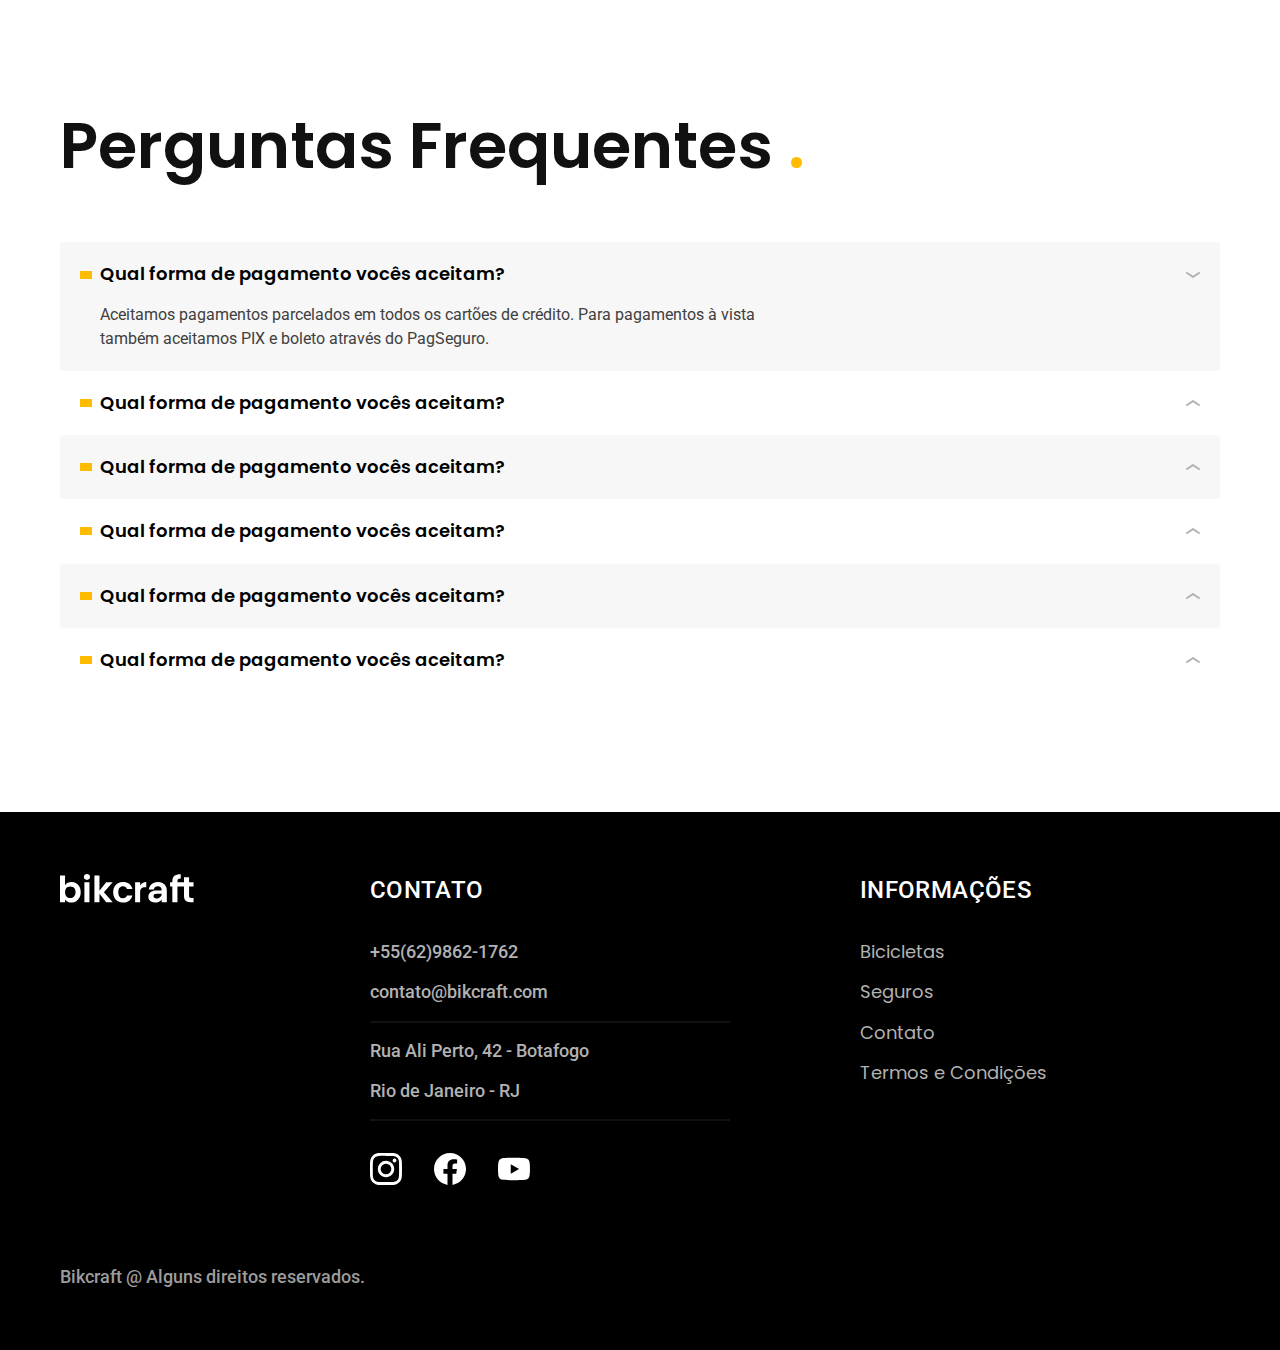
<file: seguros.html>
<!DOCTYPE html>
<html lang="pt-br">
<head>
    <meta charset="UTF-8">
    <meta name="viewport" content="width=device-width, initial-scale=1.0">
    <title>Seguros | Bikcraft </title>
    <meta name="description" content="Termos e condições">
    <link rel="stylesheet" href="./css/style.min.css">
    <link rel="preconnect" href="https://fonts.googleapis.com">
    <link rel="preconnect" href="https://fonts.gstatic.com" crossorigin>
    <link href="https://fonts.googleapis.com/css2?family=Merriweather:ital,wght@1,900&family=Poppins:wght@400;600&family=Roboto:wght@400;500&display=swap" rel="stylesheet">
    <script>
        document.documentElement.classList.add('js')
    </script>
</head>
<body id="seguros">
   <header class="header-bg">
    <div class="header container">
        <a href="./">
            <img src="./img/bikcraft.svg" alt="Bikcraft Logo">
        </a>

        <nav aria-label="primaria">
            <ul class="header-menu font-1-m cor-0">
                <li><a href="./bicicletas.html">Bicicletas</a></li>
                <li><a href="./seguros.html">Seguros</a></li>
                <li><a href="./contato.html">Contato</a></li>
            </ul>
        </nav>
    </div>
   </header>

   <main class="seguros-bg">
    <div class="titulo-bg">
        <div class="titulo container">
            <p class="font-2-l-b cor-5 ">Escolha o Seguro</p>
            <h1 class="font-1-xxl cor-0">Você Seguro<span class="cor-p1">.</span></h1>
        </div>
    </div>
        <div class="seguros container">
            <div class="seguros-item fadeInLeft" data-anime="200">
                <h3 class="font-1-xl cor-6">Prata</h3>
                <span class="font-1-xl cor-0">R$ 199 <span class="font-1-xs cor-6">mensal</span></span>
                <ul class="font-2-m cor-0">
                    <li>Duas trocas por ano</li>
                    <li>Assistência técnica</li>
                    <li>Suporte 08 ás 18h</li>
                    <li>Cobertura estadual</li>
                </ul>
                <a class="botao secundario" href="./orcamento.html?tipo=seguro&produto=prata">Inscreva-se</a>
            </div>

            <div class="seguros-item fadeInRight" data-anime="200">
                <h3 class="font-1-xl cor-p1" >Ouro</h3>
                <span class="font-1-xl cor-0">R$ 299 <span class="font-1-xs cor-6">mensal</span></span>
                <ul class="font-2-m cor-0">
                    <li>Cinco trocas por ano</li>
                    <li>Assistência especial</li>
                    <li>Suporte 24h</li>
                    <li>Cobertura nacional</li>
                    <li>Desconto em parceiros</li>
                    <li>Acesso ao Clube Bikcraft</li>
                </ul>
                <a class="botao" href="./orcamento.html?tipo=seguro&produto=ouro">Inscreva-se</a>
            </div>
        </div>
   </main>

   <article class="vantagens-bg">
        <div class="vantagens container">
            <h2 class="font-1-xxl cor-0">Vantagens<span class="cor-p1">.</span></h2>
            <ul>
                <li>
                    <img src="./img/icones/eletrica.svg" alt="">
                    <h3 class="font-1-l cor-0">Reparo Elétrico</h3>
                    <p class="font-2-s cor-5">Garantimos o reparo completo do seu motor em caso de falhas. Saemos que falhas são raras, mas estamos aqui caso isso ocorra.</p>
                </li>
                <li>
                    <img src="./img/icones/carbono.svg" alt="">
                    <h3 class="font-1-l cor-0">Carbono</h3>
                    <p class="font-2-s cor-5">Nossos quadros são feitos para durar para sempre, Mas caso algo ocorra, ficamos felizes em reparar.</p>
                </li>
        
                <li>
                    <img src="./img/icones/sustentavel.svg" alt="">
                    <h3 class="font-1-l cor-0">Sustentável</h3>
                    <p class="font-2-s cor-5">Trabalhamos com a filosofia de desperdício zero. Qualquer parte defeituosa é reciclada e reutilizada em outro projeto.</p>
                </li>
                <li>
                    <img src="./img/icones/rastreador.svg" alt="">
                    <h3 class="font-1-l cor-0">Rastreador</h3>
                    <p class="font-2-s cor-5">Utilizamos o GPS da sua Bikcraft em conjunto com especialistas em segurança para efetuarmos a recuperação.</p>
                </li>
                <li>
                    <img src="./img/icones/seguro.svg" alt="">
                    <h3 class="font-1-l cor-0">Segurança</h3>
                    <p class="font-2-s cor-5">Com o seguro Bikcraft, você pode ficar tranquilo em saber que o seu dinheiro não será perdido em caso de roubo.</p>
                </li>
                <li>
                    <img src="./img/icones/velocidade.svg" alt="">
                    <h3 class="font-1-l cor-0">Rapidez</h3>
                    <p class="font-2-s cor-5">A sua Bikcraft ficará pronta para uso no mesmo dia, caso você traga ela para ser reparada em uma das filiais.</p>
                </li>
            </ul>
        </div>
   </article>

   <article class="perguntas container">
        <h2 class="font-1-xxl"> Perguntas Frequentes <span class="cor-p1">.</span></h2>
        <dl>
            <div>
                <dt><button class="font-1-m-b" aria-expanded="true" aria-controls="pergunta1">Qual forma de pagamento vocês aceitam?</button></dt>
                <dd id="pergunta1" class="font-2-s cor-9 ativa"> Aceitamos pagamentos parcelados em todos os cartões de crédito. Para pagamentos à vista também aceitamos PIX e boleto através do PagSeguro.</dd>
            </div>
            <div>
                <dt><button class="font-1-m-b" aria-expanded="false" aria-controls="pergunta2">Qual forma de pagamento vocês aceitam?</button></dt>
                <dd id="pergunta2" class="font-2-s cor-9"> Aceitamos pagamentos parcelados em todos os cartões de crédito. Para pagamentos à vista também aceitamos PIX e boleto através do PagSeguro.</dd>
            </div>
            <div>
                <dt><button class="font-1-m-b" aria-expanded="false" aria-controls="pergunta3">Qual forma de pagamento vocês aceitam?</button></dt>
                <dd id="pergunta3" class="font-2-s cor-9"> Aceitamos pagamentos parcelados em todos os cartões de crédito. Para pagamentos à vista também aceitamos PIX e boleto através do PagSeguro.</dd>
            </div>
            <div>
                <dt><button class="font-1-m-b" aria-expanded="false" aria-controls="pergunta4">Qual forma de pagamento vocês aceitam?</button></dt>
                <dd id="pergunta4" class="font-2-s cor-9"> Aceitamos pagamentos parcelados em todos os cartões de crédito. Para pagamentos à vista também aceitamos PIX e boleto através do PagSeguro.</dd>
            </div>
            <div>
                <dt><button class="font-1-m-b" aria-expanded="false" aria-controls="pergunta5">Qual forma de pagamento vocês aceitam?</button></dt>
                <dd id="pergunta5" class="font-2-s cor-9"> Aceitamos pagamentos parcelados em todos os cartões de crédito. Para pagamentos à vista também aceitamos PIX e boleto através do PagSeguro.</dd>
            </div>
            <div>
                <dt><button class="font-1-m-b" aria-expanded="false" aria-controls="pergunta6">Qual forma de pagamento vocês aceitam?</button></dt>
                <dd id="pergunta6" class="font-2-s cor-9"> Aceitamos pagamentos parcelados em todos os cartões de crédito. Para pagamentos à vista também aceitamos PIX e boleto através do PagSeguro.</dd>
            </div>
        </dl>
     
        
   </article>

   <footer class="footer-bg">
    <div class="footer container">
        <img src="./img/bikcraft.svg" alt="">
        <div class="footer-contato">
            <h3 class="font-2-l-b cor-0">Contato</h3>
            <ul class="cor-5 font-2-m">
                <li><a href="tel:+556298621762">+55(62)9862-1762</a>
                </li>
                <li><a href="mailto:">contato@bikcraft.com</a>
                </li>
                <li>Rua Ali Perto, 42 - Botafogo</li>
                <li>Rio de Janeiro - RJ</li>
            </ul>
            <div class="footer-redes">
                <a href="">
                    <img src="./img/redes/instagram.svg" alt="">
                </a>
                <a href="">
                    <img src="./img/redes/facebook.svg" alt="">
                </a>
                <a href="">
                    <img src="./img/redes/youtube.svg" alt="">
                </a>
            </div>
        </div>
        <div class="footer-informacoes">
            <h3 class="font-2-l-b cor-0">Informações</h3>
            <nav>
                <ul class="font-1-m cor-5">
                    <li><a href="./bicicletas.html">Bicicletas</a></li>
                    <li><a href="./seguros.html">Seguros</a></li>
                    <li><a href="./contato.html">Contato</a></li>
                    <li><a href="./termos.html">Termos e Condições</a></li>
                </ul>
            </nav>
        </div>
        <p class="footer-copy font-2-m cor-6">Bikcraft @ Alguns direitos reservados.</p>
    </div>
</footer>

   <script src="./js/plugin/simple-anime.js"></script>
   <script src="./js/script.js"></script>
</body>
</html>
</file>
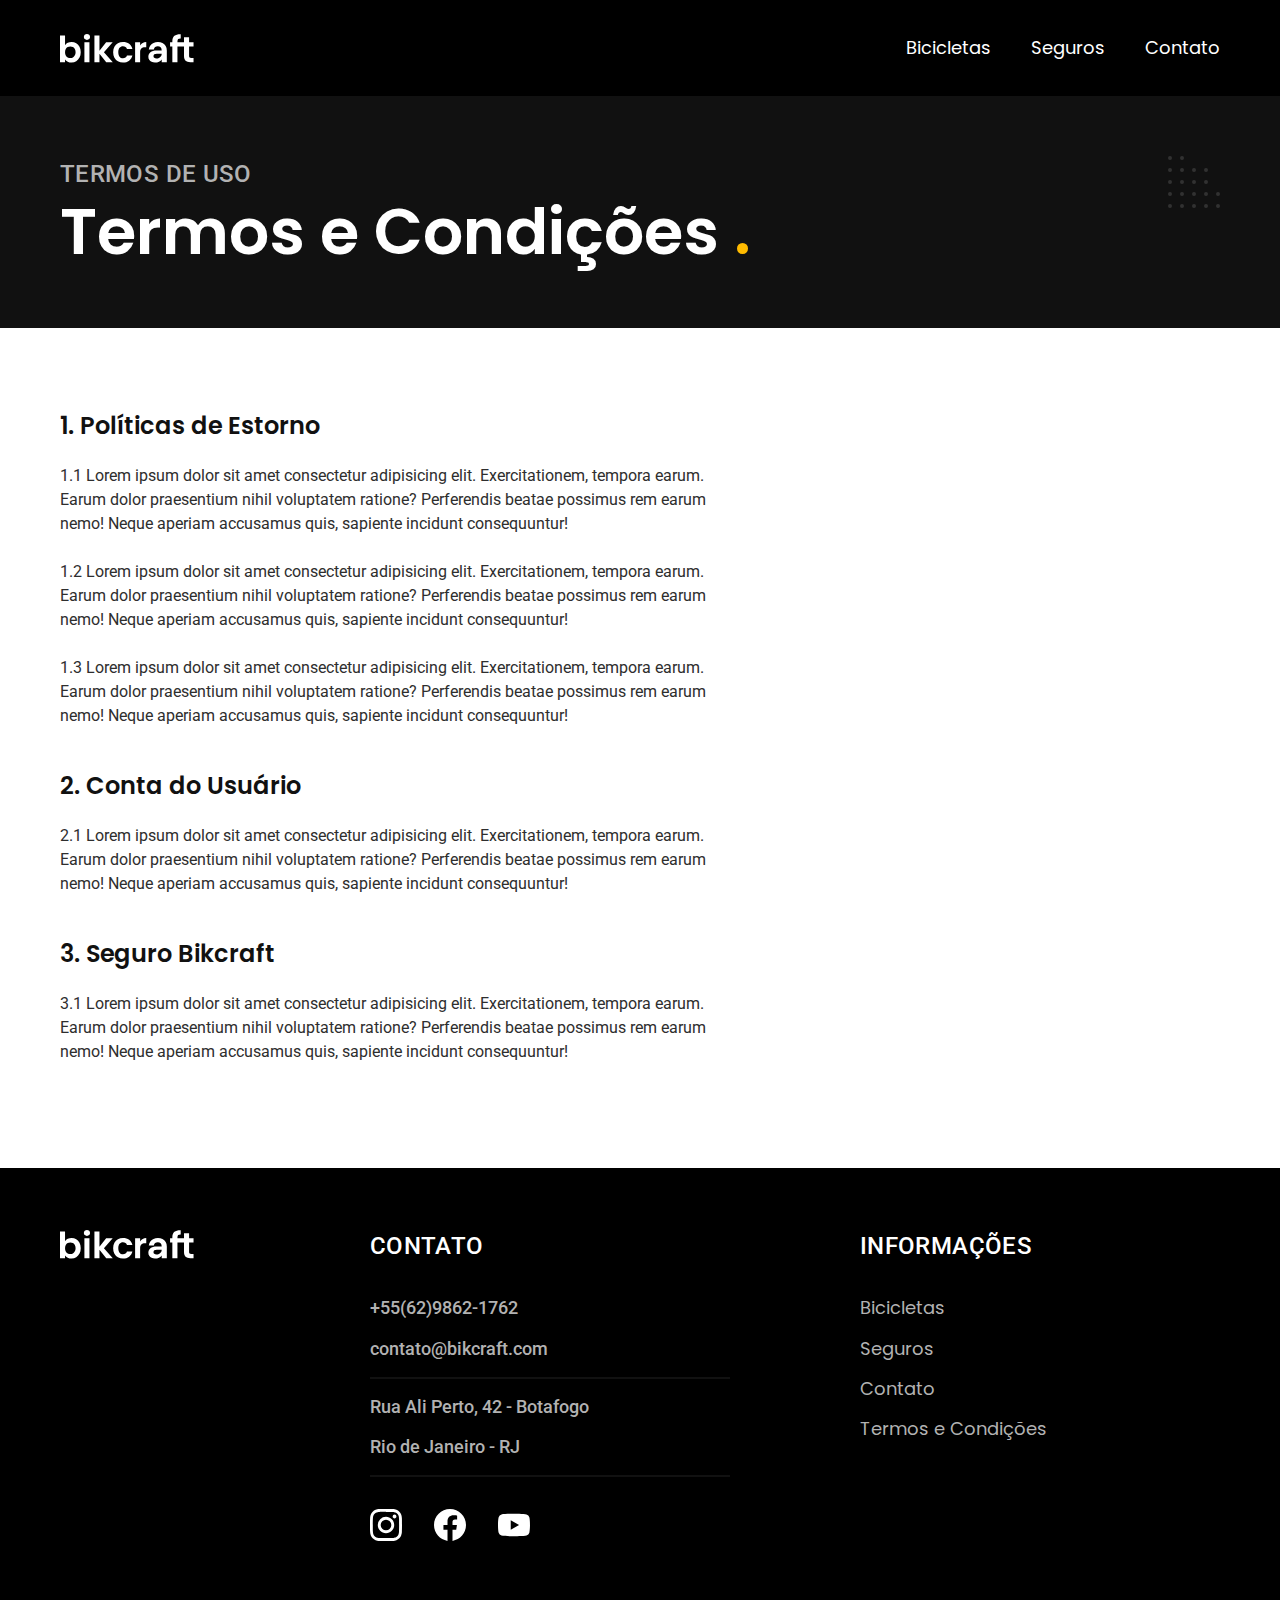
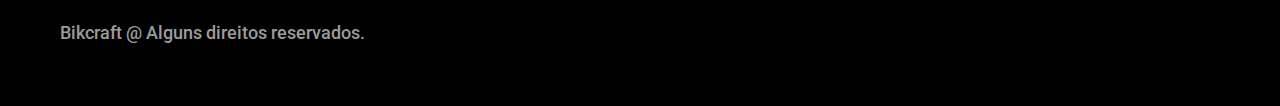
<file: termos.html>
<!DOCTYPE html>
<html lang="pt-br">
<head>
    <meta charset="UTF-8">
    <meta name="viewport" content="width=device-width, initial-scale=1.0">
    <title>Termos e Condições | Bikcraft </title>
    <meta name="description" content="Termos e condições">
    <link rel="stylesheet" href="./css/style.min.css">
    <link rel="preconnect" href="https://fonts.googleapis.com">
    <link rel="preconnect" href="https://fonts.gstatic.com" crossorigin>
    <link href="https://fonts.googleapis.com/css2?family=Merriweather:ital,wght@1,900&family=Poppins:wght@400;600&family=Roboto:wght@400;500&display=swap" rel="stylesheet">
    <script>
        document.documentElement.classList.add('js')
    </script>
</head>
<body id="termos">
   <header class="header-bg">
    <div class="header container">
        <a href="./">
            <img src="./img/bikcraft.svg" alt="Bikcraft Logo">
        </a>

        <nav aria-label="primaria">
            <ul class="header-menu font-1-m cor-0">
                <li><a href="./bicicletas.html">Bicicletas</a></li>
                <li><a href="./seguros.html">Seguros</a></li>
                <li><a href="./contato.html">Contato</a></li>
            </ul>
        </nav>
    </div>
   </header>

   <main>
    <div class="titulo-bg">
        <div class="titulo container">
            <p class="font-2-l-b cor-5 ">Termos de Uso</p>
            <h1 class="font-1-xxl cor-0">Termos e Condições <span class="cor-p1">.</span></h1>
        </div>
    </div>

    <div class="font-2-s cor-10 termos container">
        <h2 class="font-1-l cor-11">1. Políticas de Estorno</h2>
        <p>1.1 Lorem ipsum dolor sit amet consectetur adipisicing elit. Exercitationem, tempora earum. Earum dolor praesentium nihil voluptatem ratione? Perferendis beatae possimus rem earum nemo! Neque aperiam accusamus quis, sapiente incidunt consequuntur!</p>
        <p>1.2 Lorem ipsum dolor sit amet consectetur adipisicing elit. Exercitationem, tempora earum. Earum dolor praesentium nihil voluptatem ratione? Perferendis beatae possimus rem earum nemo! Neque aperiam accusamus quis, sapiente incidunt consequuntur!</p>
        <p>1.3 Lorem ipsum dolor sit amet consectetur adipisicing elit. Exercitationem, tempora earum. Earum dolor praesentium nihil voluptatem ratione? Perferendis beatae possimus rem earum nemo! Neque aperiam accusamus quis, sapiente incidunt consequuntur!</p>
        <h2 class="font-1-l cor-11">2. Conta do Usuário</h2>
        <p>2.1 Lorem ipsum dolor sit amet consectetur adipisicing elit. Exercitationem, tempora earum. Earum dolor praesentium nihil voluptatem ratione? Perferendis beatae possimus rem earum nemo! Neque aperiam accusamus quis, sapiente incidunt consequuntur!</p>
        <h2 class="font-1-l cor-11">3. Seguro Bikcraft</h2>
        <p>3.1 Lorem ipsum dolor sit amet consectetur adipisicing elit. Exercitationem, tempora earum. Earum dolor praesentium nihil voluptatem ratione? Perferendis beatae possimus rem earum nemo! Neque aperiam accusamus quis, sapiente incidunt consequuntur!</p>
    </div>

   </main>



   <footer class="footer-bg">
    <div class="footer container">
        <img src="./img/bikcraft.svg" alt="">
        <div class="footer-contato">
            <h3 class="font-2-l-b cor-0">Contato</h3>
            <ul class="cor-5 font-2-m">
                <li><a href="tel:+556298621762">+55(62)9862-1762</a>
                </li>
                <li><a href="mailto:">contato@bikcraft.com</a>
                </li>
                <li>Rua Ali Perto, 42 - Botafogo</li>
                <li>Rio de Janeiro - RJ</li>
            </ul>
            <div class="footer-redes">
                <a href="">
                    <img src="./img/redes/instagram.svg" alt="">
                </a>
                <a href="">
                    <img src="./img/redes/facebook.svg" alt="">
                </a>
                <a href="">
                    <img src="./img/redes/youtube.svg" alt="">
                </a>
            </div>
        </div>
        <div class="footer-informacoes">
            <h3 class="font-2-l-b cor-0">Informações</h3>
            <nav>
                <ul class="font-1-m cor-5">
                    <li><a href="./bicicletas.html">Bicicletas</a></li>
                    <li><a href="./seguros.html">Seguros</a></li>
                    <li><a href="./contato.html">Contato</a></li>
                    <li><a href="./termos.html">Termos e Condições</a></li>
                </ul>
            </nav>
        </div>
        <p class="footer-copy font-2-m cor-6">Bikcraft @ Alguns direitos reservados.</p>
    </div>
</footer>


   <script src="./js/script.js"></script>
</body>
</html>
</file>
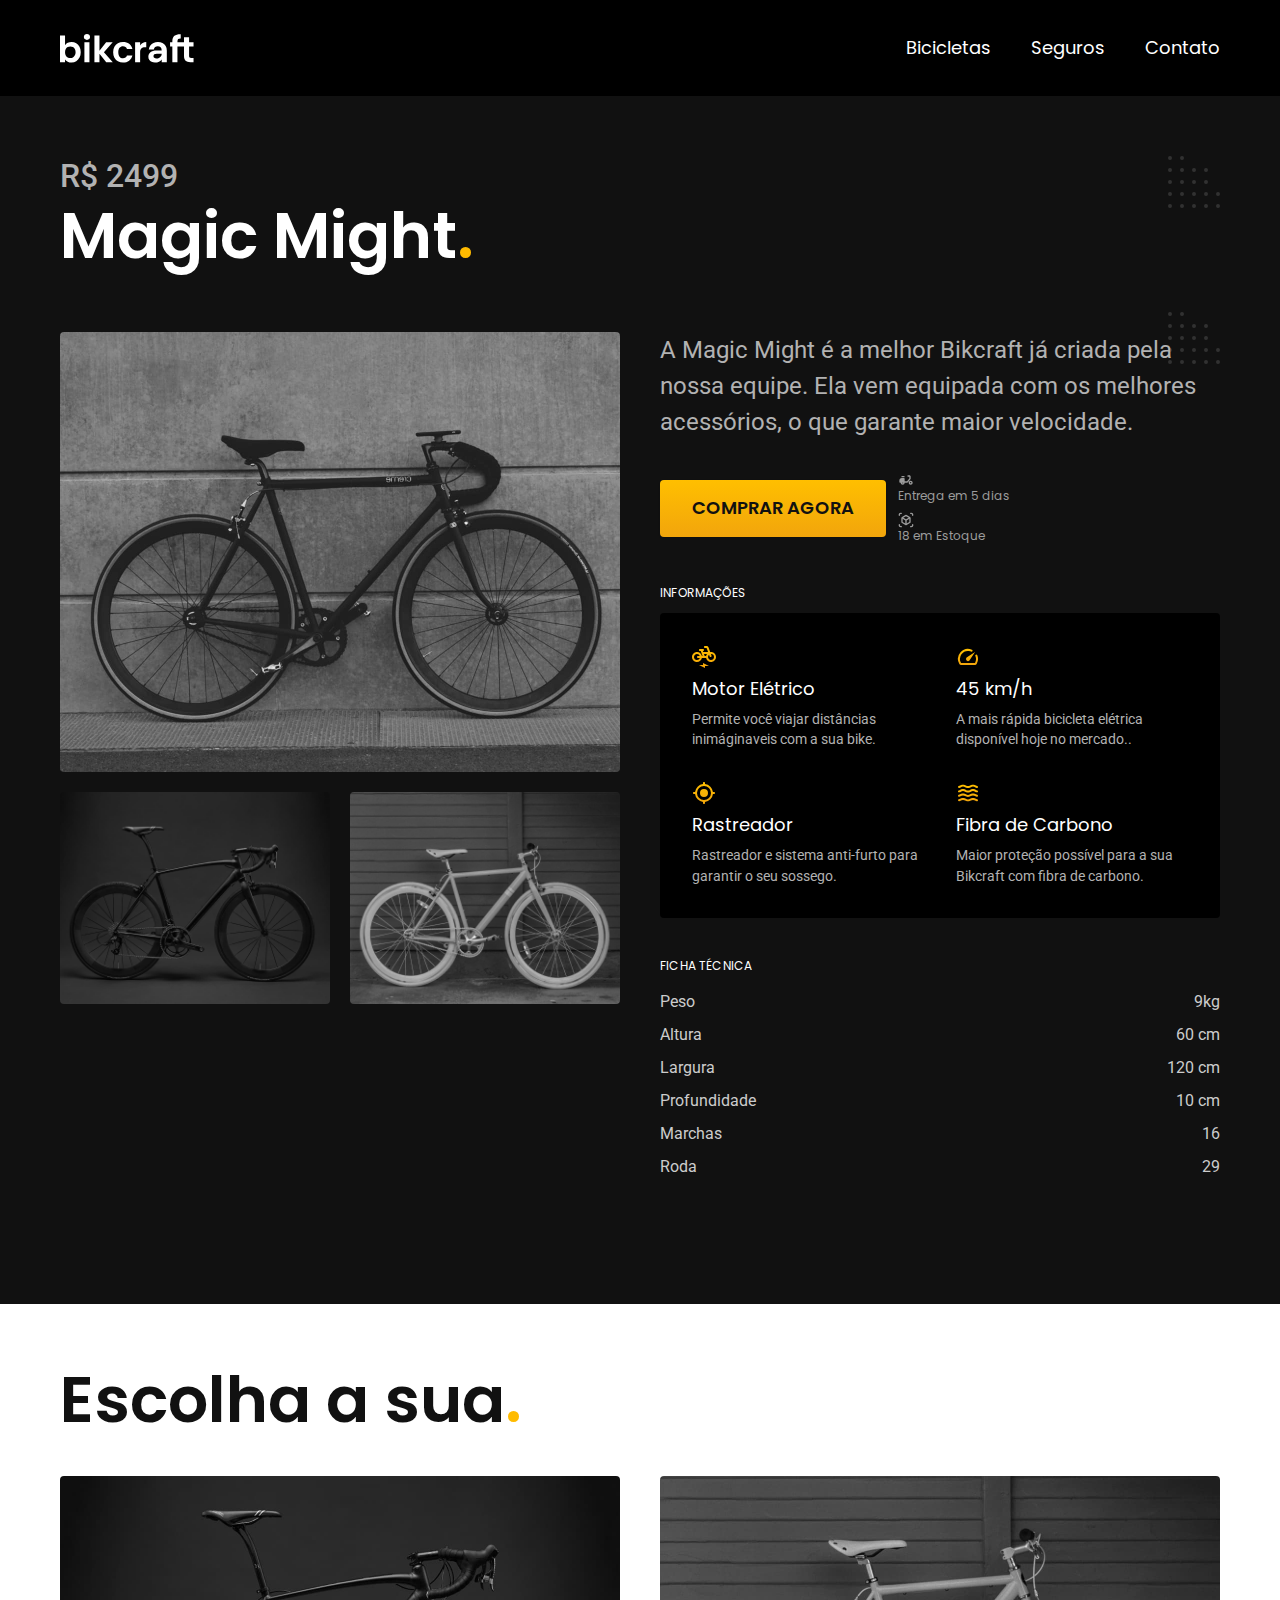
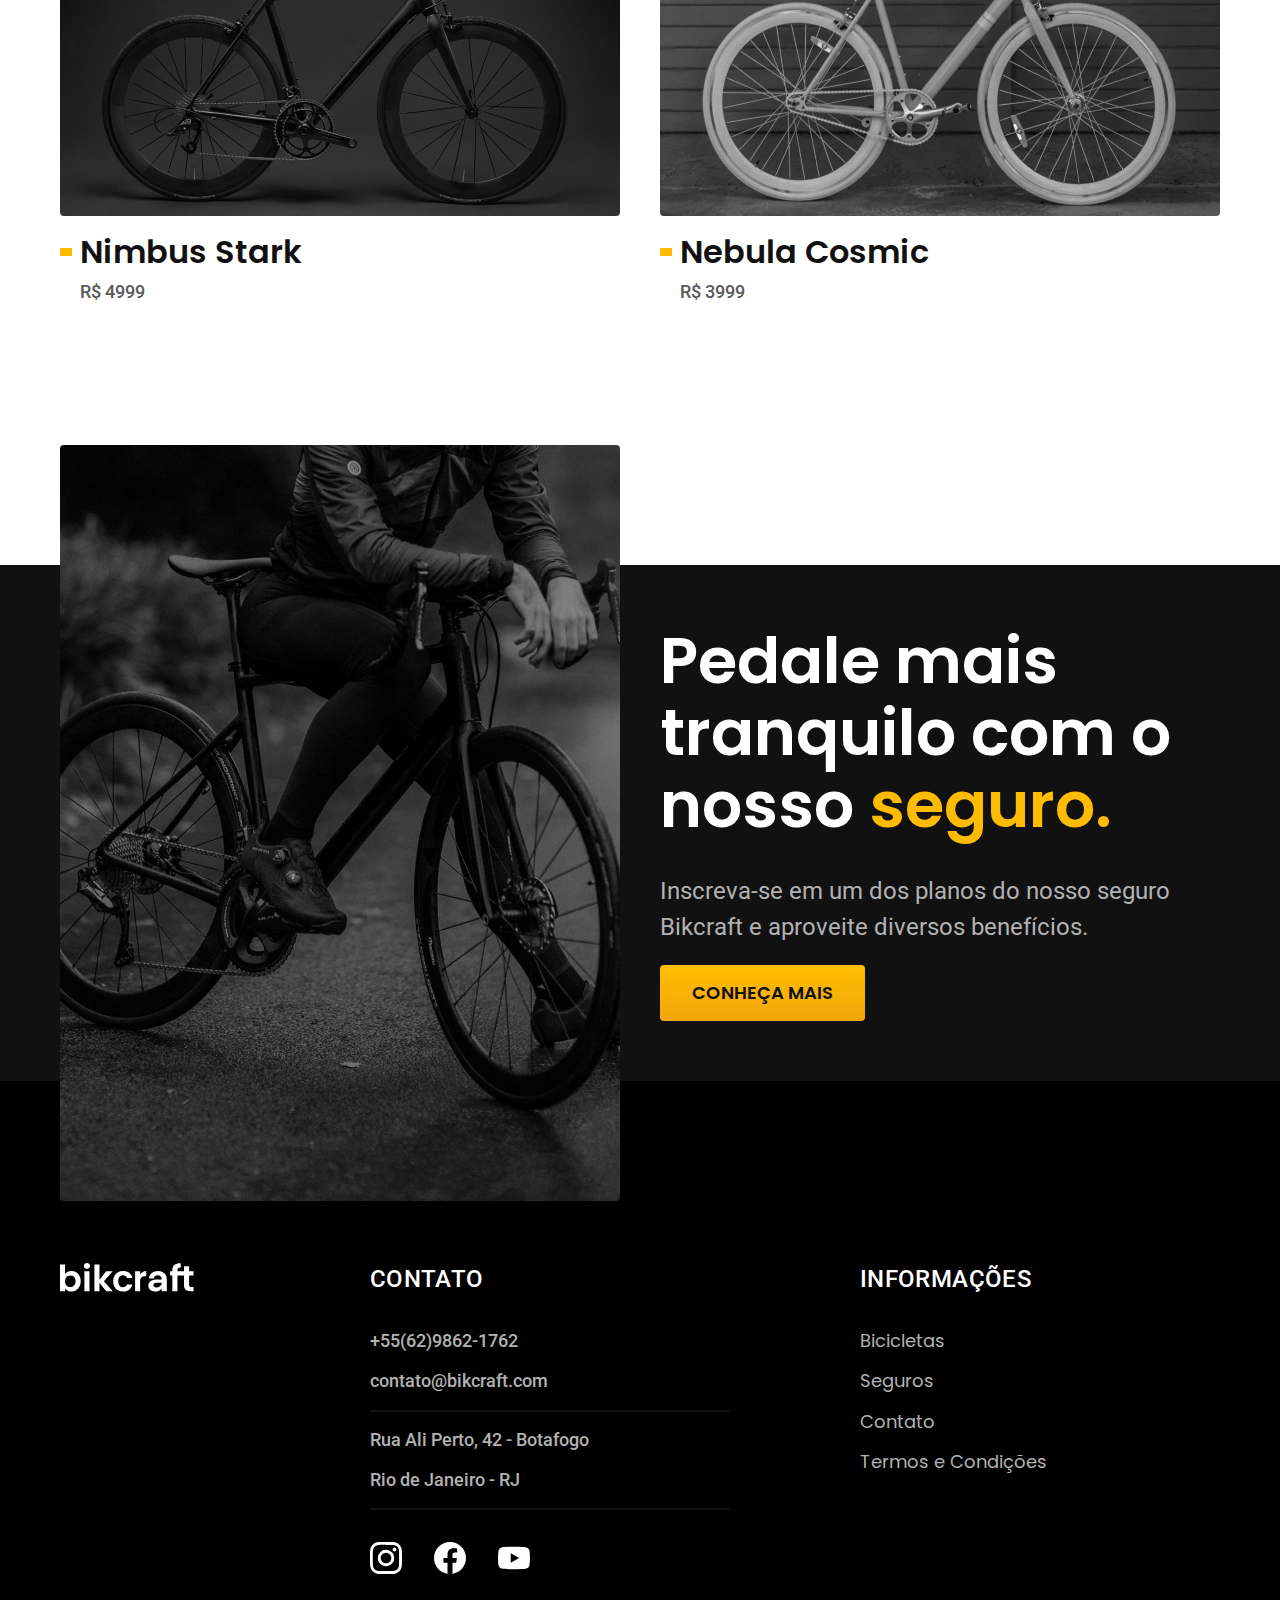
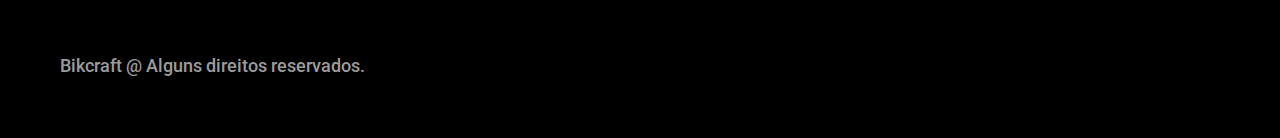
<file: bicicletas/magic.html>
<!DOCTYPE html>
<html lang="pt-br">
<head>
    <meta charset="UTF-8">
    <meta name="viewport" content="width=device-width, initial-scale=1.0">
    <title>Magic | Bikcraft </title>
    <meta name="description" content="Termos e condições">
    <link rel="stylesheet" href="../css/style.min.css">
    <link rel="preconnect" href="https://fonts.googleapis.com">
    <link rel="preconnect" href="https://fonts.gstatic.com" crossorigin>
    <link href="https://fonts.googleapis.com/css2?family=Merriweather:ital,wght@1,900&family=Poppins:wght@400;600&family=Roboto:wght@400;500&display=swap" rel="stylesheet">
    <script>
        document.documentElement.classList.add('js')
    </script>
</head>
<body id="bicicleta">
   <header class="header-bg">
    <div class="header container">
        <a href="../">
            <img src="../img/bikcraft.svg" alt="Bikcraft Logo">
        </a>

        <nav aria-label="primaria">
            <ul class="header-menu font-1-m cor-0">
                <li><a href="../bicicletas.html">Bicicletas</a></li>
                <li><a href="../seguros.html">Seguros</a></li>
                <li><a href="../contato.html">Contato</a></li>
            </ul>
        </nav>
    </div>
   </header>

   <main class="titulo-bg">
        <div>
            <div class="titulo container">
                <p class="font-2-xl cor-5 ">R$ 2499</p>
                <h1 class="font-1-xxl cor-0">Magic Might<span class="cor-p1">.</span></h1>
            </div>
        </div>

        <div class="bicicleta container">
            <div class="bicicleta-imagens">
                <img src="../img/bicicleta/nimbus2.jpg" alt="">
                <img src="../img/bicicleta/nimbus1.jpg" alt="">
                <img src="../img/bicicleta/nimbus3.jpg" alt="">
            </div>

            <div class="bicicleta-conteudo">
                <p class="font-2-l cor-5">A Magic Might é a melhor Bikcraft já criada pela nossa equipe. Ela vem equipada com os melhores acessórios, o que garante maior velocidade.</p>
                <div class="bicicleta-comprar">
                    <a class="botao" href="../orcamento.html?tipo=bikcraft&produto=magic">Comprar Agora</a>
                    <span class="font-1-xs cor-6"><img src="../img/icones/entrega.svg" alt="">Entrega em 5 dias</span>
                    <span class="font-1-xs cor-6"><img src="../img/icones/estoque.svg" alt="">18 em Estoque</span>     
                </div>
            
                <h2 class="font-1-xs cor-0">Informações</h2>
                <ul class="bicicleta-informacoes">
                    <li>
                        <img src="../img/icones/eletrica.svg" alt="">
                        <h3 class="font-1-m cor-0">Motor Elétrico</h3>
                        <p class="font-2-xs cor-5">Permite você viajar distâncias inimáginaveis com a sua bike.</p>
                    </li>
                    <li>
                        <img src="../img/icones/velocidade.svg" alt="">
                        <h3 class="font-1-m cor-0">45 km/h </h3>
                        <p class="font-2-xs cor-5">A mais rápida bicicleta elétrica disponível hoje no mercado..</p>
                    </li>
                    <li>
                        <img src="../img/icones/rastreador.svg" alt="">
                        <h3 class="font-1-m cor-0">Rastreador</h3>
                        <p class="font-2-xs cor-5">Rastreador e sistema anti-furto para garantir o seu sossego.</p>
                    </li>
                    <li>
                        <img src="../img/icones/carbono.svg" alt="">
                        <h3 class="font-1-m cor-0">Fibra de Carbono</h3>
                        <p class="font-2-xs cor-5">Maior proteção possível para a sua Bikcraft com fibra de carbono.</p>
                    </li>
                </ul>
                <h2 class="font-1-xs cor-0">Ficha Técnica</h2>
                <ul class="bicicletas-ficha font-2-s cor-4">
                    <li>Peso <span>9kg</span></li>
                    <li>Altura <span>60 cm</span></li>
                    <li>Largura <span>120 cm</span></li>
                    <li>Profundidade <span>10 cm</span></li>
                    <li>Marchas <span>16 </span></li>
                    <li>Roda <span>29</span></li>
                </ul>
            </div>
        </div>
    </main>

    <article class="bicicletas-lista container">
        <h2 class="font-1-xxl">Escolha a sua<span class="cor-p1">.</span></h2>
 
        <ul>
         <li>
             <a href="./nimbus.html">
                 <img src="../img/bicicletas/nimbus.jpg" alt="Bicicleta Preta">
                 <h3 class="font-1-xl">Nimbus Stark</h3>
                 <span class="font-2-m cor-8">R$ 4999</span>
             </a>
         </li>

         <li>
             <a href="./nebula.html">
                 <img src="../img/bicicletas/nebula.jpg" alt="Bicicleta Preta">
                 <h3 class="font-1-xl">Nebula Cosmic</h3>
                 <span class="font-2-m cor-8">R$ 3999</span>
             </a>
         </li>
        </ul>
    </article>

    <article class="seguro-bg">
        <div class="seguro container">
            <div class="seguro-imagem">
                <img src="../img/fotos/seguros.jpg" alt="">
            </div>

            <div class="seguro-conteudo">
                <h2 class="font-1-xxl cor-0">Pedale mais tranquilo com o nosso <span class="cor-p1">seguro.</span></h2>
                <p class="font-2-l cor-5">Inscreva-se em um dos planos do nosso seguro Bikcraft e aproveite diversos benefícios.</p>
                <a class="botao" href="../seguros.html">Conheça Mais</a>
            </div>
        </div>
    </article>

   <footer class="footer-bg">
    <div class="footer container">
        <img src="../img/bikcraft.svg" alt="">
        <div class="footer-contato">
            <h3 class="font-2-l-b cor-0">Contato</h3>
            <ul class="cor-5 font-2-m">
                <li><a href="tel:+556298621762">+55(62)9862-1762</a>
                </li>
                <li><a href="mailto:">contato@bikcraft.com</a>
                </li>
                <li>Rua Ali Perto, 42 - Botafogo</li>
                <li>Rio de Janeiro - RJ</li>
            </ul>
            <div class="footer-redes">
                <a href="">
                    <img src="../img/redes/instagram.svg" alt="">
                </a>
                <a href="">
                    <img src="../img/redes/facebook.svg" alt="">
                </a>
                <a href="">
                    <img src="../img/redes/youtube.svg" alt="">
                </a>
            </div>
        </div>
        <div class="footer-informacoes">
            <h3 class="font-2-l-b cor-0">Informações</h3>
            <nav>
                <ul class="font-1-m cor-5">
                    <li><a href="../bicicletas.html">Bicicletas</a></li>
                    <li><a href="../seguros.html">Seguros</a></li>
                    <li><a href="../contato.html">Contato</a></li>
                    <li><a href="../termos.html">Termos e Condições</a></li>
                </ul>
            </nav>
        </div>
        <p class="footer-copy font-2-m cor-6">Bikcraft @ Alguns direitos reservados.</p>
    </div>
</footer>


   <script src="../js/script.js"></script>
</body>
</html>
</file>
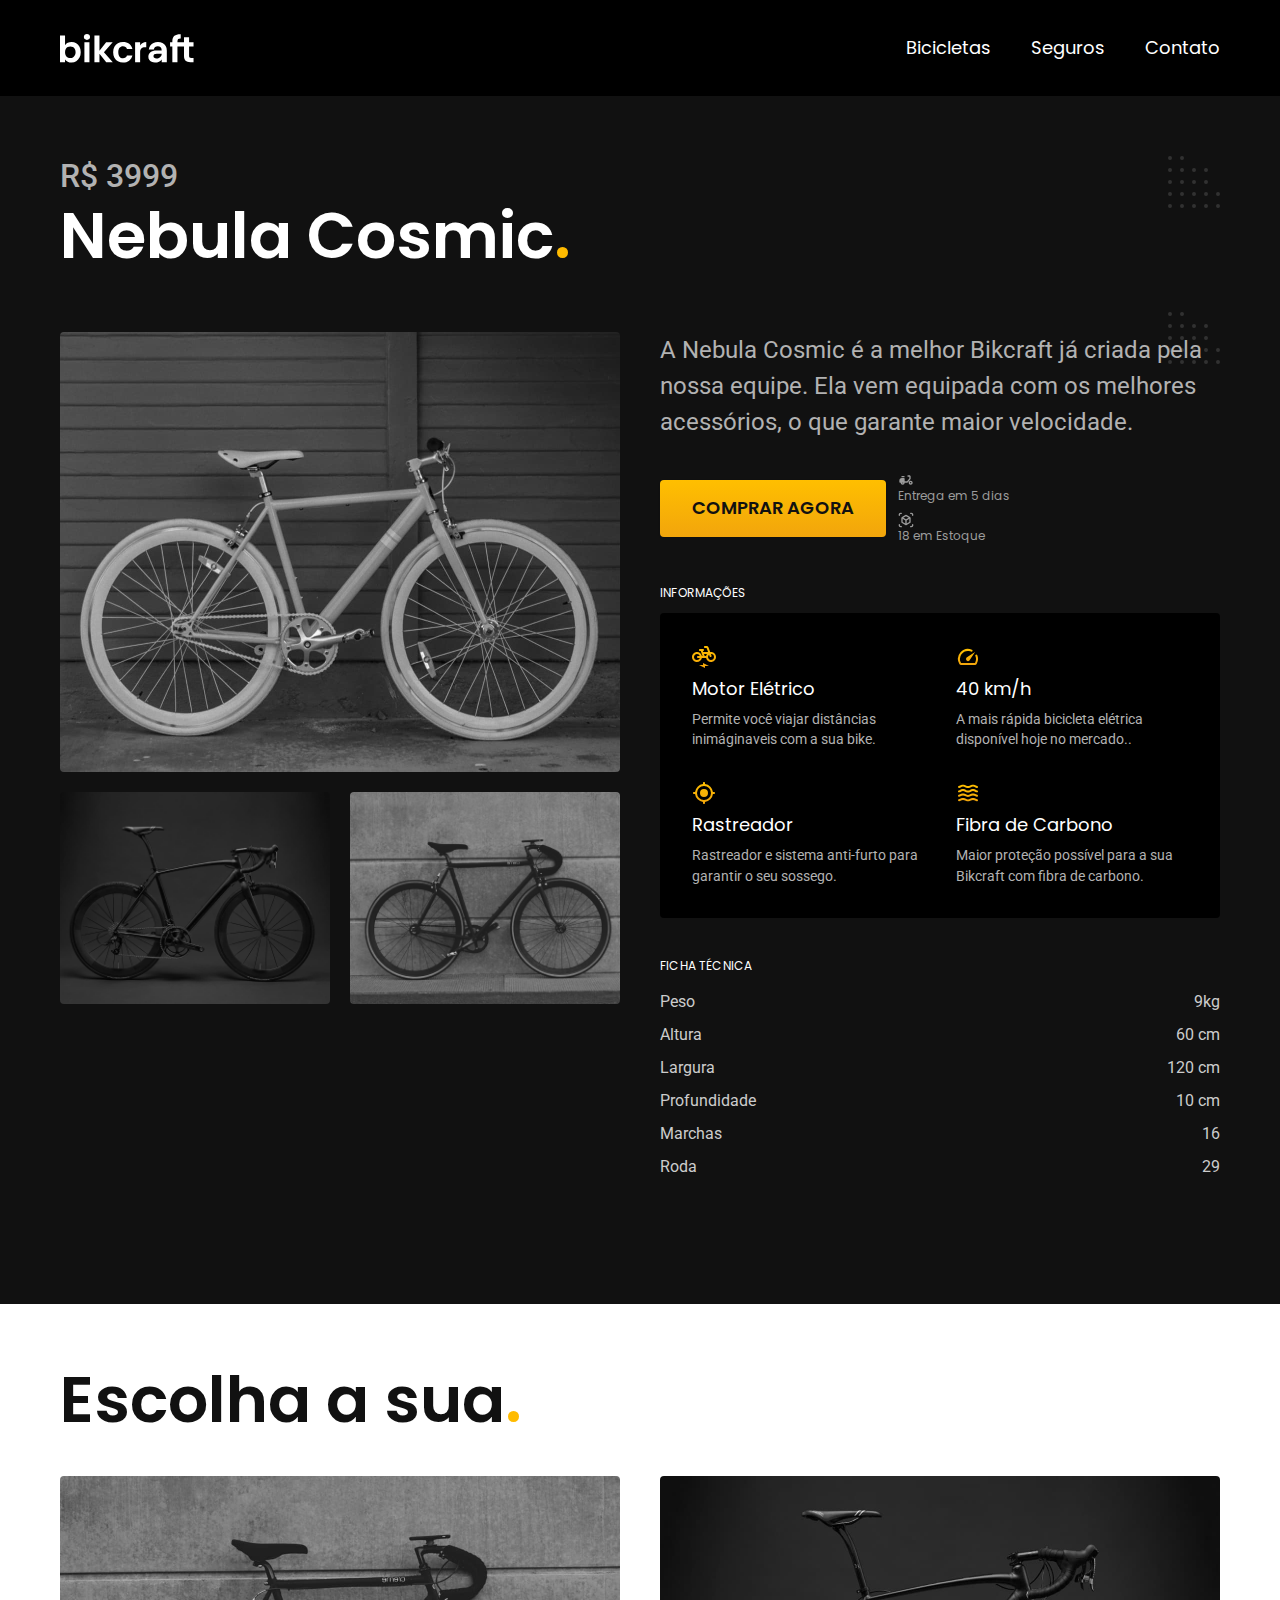
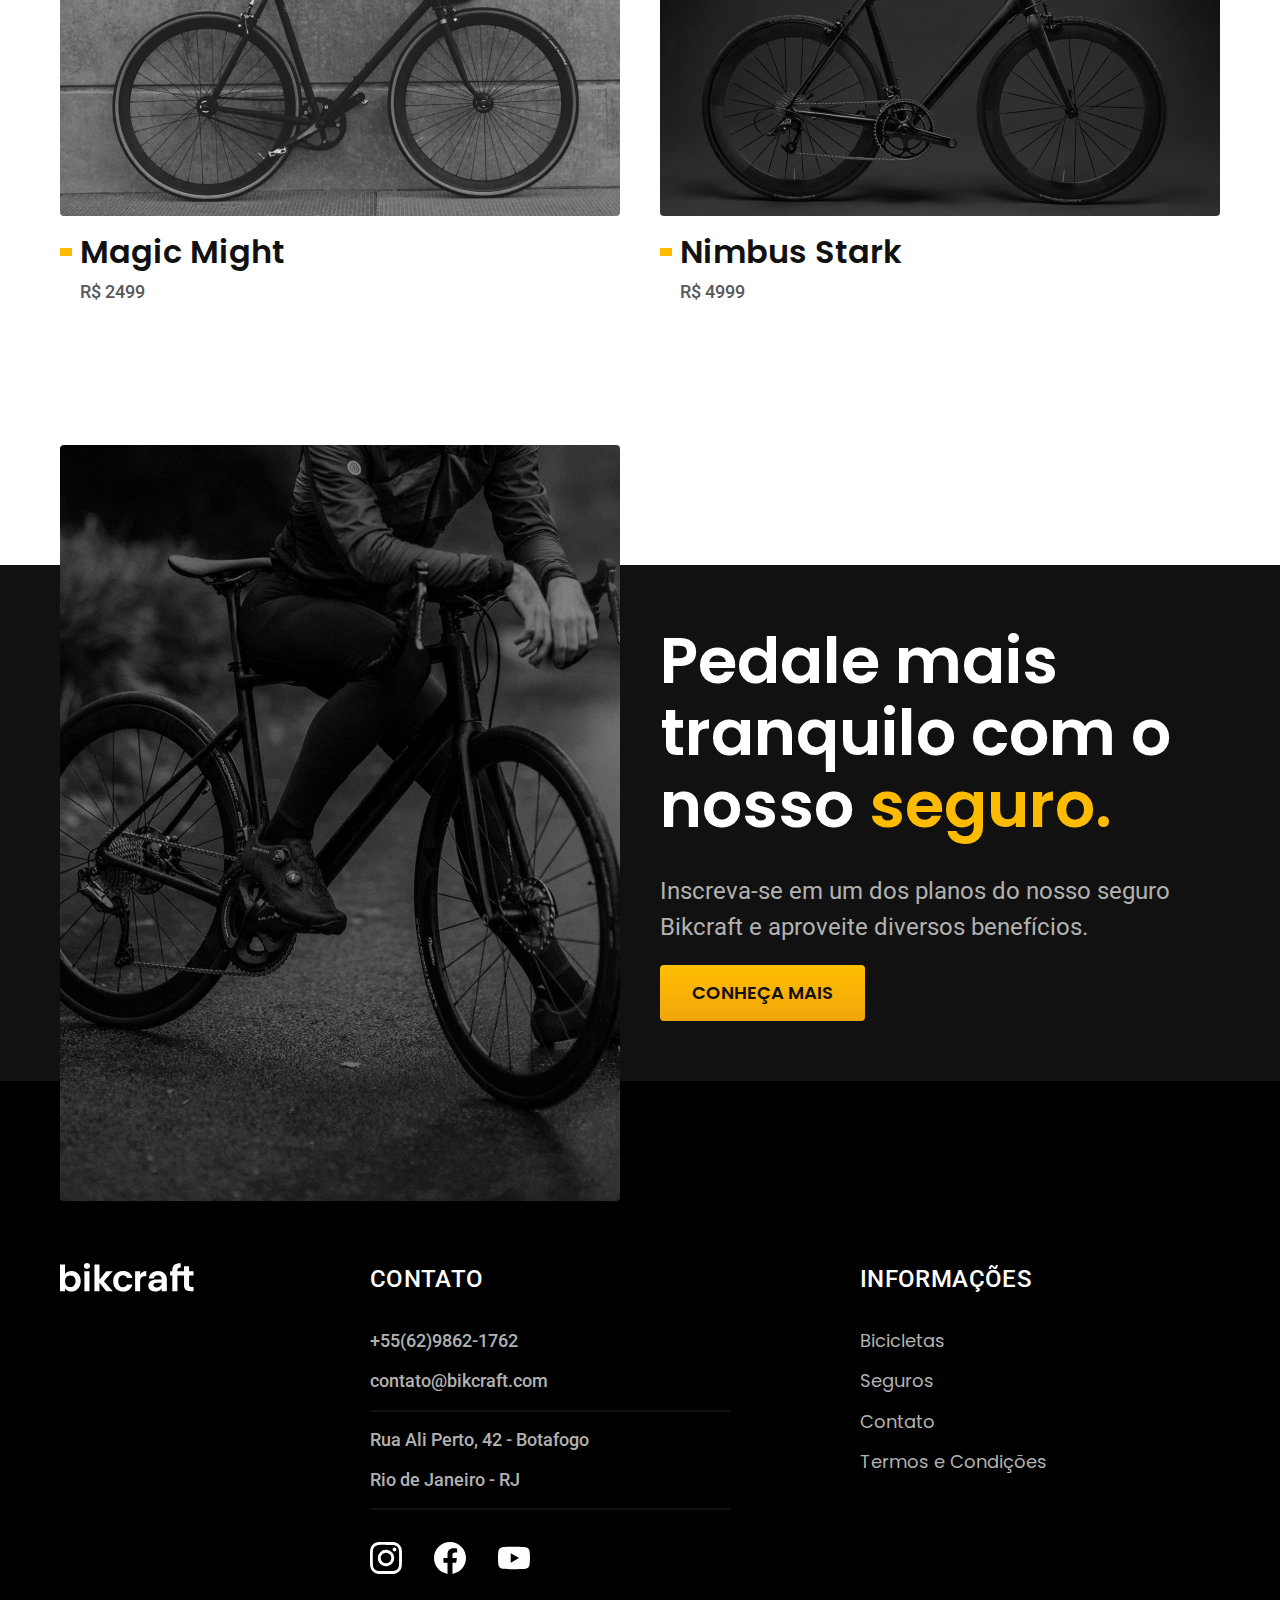
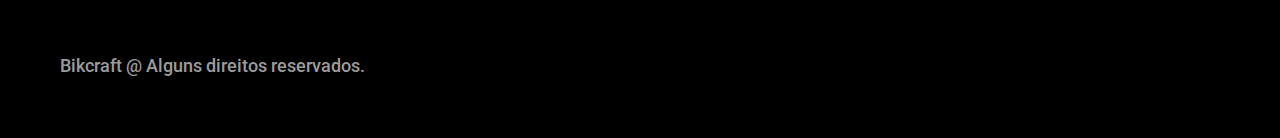
<file: bicicletas/nebula.html>
<!DOCTYPE html>
<html lang="pt-br">
<head>
    <meta charset="UTF-8">
    <meta name="viewport" content="width=device-width, initial-scale=1.0">
    <title>Nebula | Bikcraft </title>
    <meta name="description" content="Termos e condições">
    <link rel="stylesheet" href="../css/style.min.css">
    <link rel="preconnect" href="https://fonts.googleapis.com">
    <link rel="preconnect" href="https://fonts.gstatic.com" crossorigin>
    <link href="https://fonts.googleapis.com/css2?family=Merriweather:ital,wght@1,900&family=Poppins:wght@400;600&family=Roboto:wght@400;500&display=swap" rel="stylesheet">
    <script>
        document.documentElement.classList.add('js')
    </script>
</head>
<body id="bicicleta">
   <header class="header-bg">
    <div class="header container">
        <a href="../">
            <img src="../img/bikcraft.svg" alt="Bikcraft Logo">
        </a>

        <nav aria-label="primaria">
            <ul class="header-menu font-1-m cor-0">
                <li><a href="../bicicletas.html">Bicicletas</a></li>
                <li><a href="../seguros.html">Seguros</a></li>
                <li><a href="../contato.html">Contato</a></li>
            </ul>
        </nav>
    </div>
   </header>

   <main class="titulo-bg">
        <div>
            <div class="titulo container">
                <p class="font-2-xl cor-5 ">R$ 3999</p>
                <h1 class="font-1-xxl cor-0">Nebula Cosmic<span class="cor-p1">.</span></h1>
            </div>
        </div>

        <div class="bicicleta container">
            <div class="bicicleta-imagens">
                <img src="../img/bicicleta/nimbus3.jpg" alt="">
                <img src="../img/bicicleta/nimbus1.jpg" alt="">
                <img src="../img/bicicleta/nimbus2.jpg" alt="">
            </div>

            <div class="bicicleta-conteudo">
                <p class="font-2-l cor-5">A Nebula Cosmic é a melhor Bikcraft já criada pela nossa equipe. Ela vem equipada com os melhores acessórios, o que garante maior velocidade.</p>
                <div class="bicicleta-comprar">
                    <a class="botao" href="../orcamento.html?tipo=bikcraft&produto=nebula">Comprar Agora</a>
                    <span class="font-1-xs cor-6"><img src="../img/icones/entrega.svg" alt="">Entrega em 5 dias</span>
                    <span class="font-1-xs cor-6"><img src="../img/icones/estoque.svg" alt="">18 em Estoque</span>     
                </div>
            
                <h2 class="font-1-xs cor-0">Informações</h2>
                <ul class="bicicleta-informacoes">
                    <li>
                        <img src="../img/icones/eletrica.svg" alt="">
                        <h3 class="font-1-m cor-0">Motor Elétrico</h3>
                        <p class="font-2-xs cor-5">Permite você viajar distâncias inimáginaveis com a sua bike.</p>
                    </li>
                    <li>
                        <img src="../img/icones/velocidade.svg" alt="">
                        <h3 class="font-1-m cor-0">40 km/h </h3>
                        <p class="font-2-xs cor-5">A mais rápida bicicleta elétrica disponível hoje no mercado..</p>
                    </li>
                    <li>
                        <img src="../img/icones/rastreador.svg" alt="">
                        <h3 class="font-1-m cor-0">Rastreador</h3>
                        <p class="font-2-xs cor-5">Rastreador e sistema anti-furto para garantir o seu sossego.</p>
                    </li>
                    <li>
                        <img src="../img/icones/carbono.svg" alt="">
                        <h3 class="font-1-m cor-0">Fibra de Carbono</h3>
                        <p class="font-2-xs cor-5">Maior proteção possível para a sua Bikcraft com fibra de carbono.</p>
                    </li>
                </ul>
                <h2 class="font-1-xs cor-0">Ficha Técnica</h2>
                <ul class="bicicletas-ficha font-2-s cor-4">
                    <li>Peso <span>9kg</span></li>
                    <li>Altura <span>60 cm</span></li>
                    <li>Largura <span>120 cm</span></li>
                    <li>Profundidade <span>10 cm</span></li>
                    <li>Marchas <span>16 </span></li>
                    <li>Roda <span>29</span></li>
                </ul>
            </div>
        </div>
    </main>

    <article class="bicicletas-lista container">
        <h2 class="font-1-xxl">Escolha a sua<span class="cor-p1">.</span></h2>
 
        <ul>
         <li>
             <a href="./magic.html">
                 <img src="../img/bicicletas/magic.jpg" alt="Bicicleta Preta">
                 <h3 class="font-1-xl">Magic Might</h3>
                 <span class="font-2-m cor-8">R$ 2499</span>
             </a>
         </li>

         <li>
             <a href="./nimbus.html">
                 <img src="../img/bicicletas/nimbus.jpg" alt="Bicicleta Preta">
                 <h3 class="font-1-xl">Nimbus Stark</h3>
                 <span class="font-2-m cor-8">R$ 4999</span>
             </a>
         </li>
        </ul>
    </article>

    <article class="seguro-bg">
        <div class="seguro container">
            <div class="seguro-imagem">
                <img src="../img/fotos/seguros.jpg" alt="">
            </div>

            <div class="seguro-conteudo">
                <h2 class="font-1-xxl cor-0">Pedale mais tranquilo com o nosso <span class="cor-p1">seguro.</span></h2>
                <p class="font-2-l cor-5">Inscreva-se em um dos planos do nosso seguro Bikcraft e aproveite diversos benefícios.</p>
                <a class="botao" href="../seguros.html">Conheça Mais</a>
            </div>
        </div>
    </article>

   <footer class="footer-bg">
    <div class="footer container">
        <img src="../img/bikcraft.svg" alt="">
        <div class="footer-contato">
            <h3 class="font-2-l-b cor-0">Contato</h3>
            <ul class="cor-5 font-2-m">
                <li><a href="tel:+556298621762">+55(62)9862-1762</a>
                </li>
                <li><a href="mailto:">contato@bikcraft.com</a>
                </li>
                <li>Rua Ali Perto, 42 - Botafogo</li>
                <li>Rio de Janeiro - RJ</li>
            </ul>
            <div class="footer-redes">
                <a href="">
                    <img src="../img/redes/instagram.svg" alt="">
                </a>
                <a href="">
                    <img src="../img/redes/facebook.svg" alt="">
                </a>
                <a href="">
                    <img src="../img/redes/youtube.svg" alt="">
                </a>
            </div>
        </div>
        <div class="footer-informacoes">
            <h3 class="font-2-l-b cor-0">Informações</h3>
            <nav>
                <ul class="font-1-m cor-5">
                    <li><a href="../bicicletas.html">Bicicletas</a></li>
                    <li><a href="../seguros.html">Seguros</a></li>
                    <li><a href="../contato.html">Contato</a></li>
                    <li><a href="../termos.html">Termos e Condições</a></li>
                </ul>
            </nav>
        </div>
        <p class="footer-copy font-2-m cor-6">Bikcraft @ Alguns direitos reservados.</p>
    </div>
</footer>


   <script src="../js/script.js"></script>
</body>
</html>
</file>
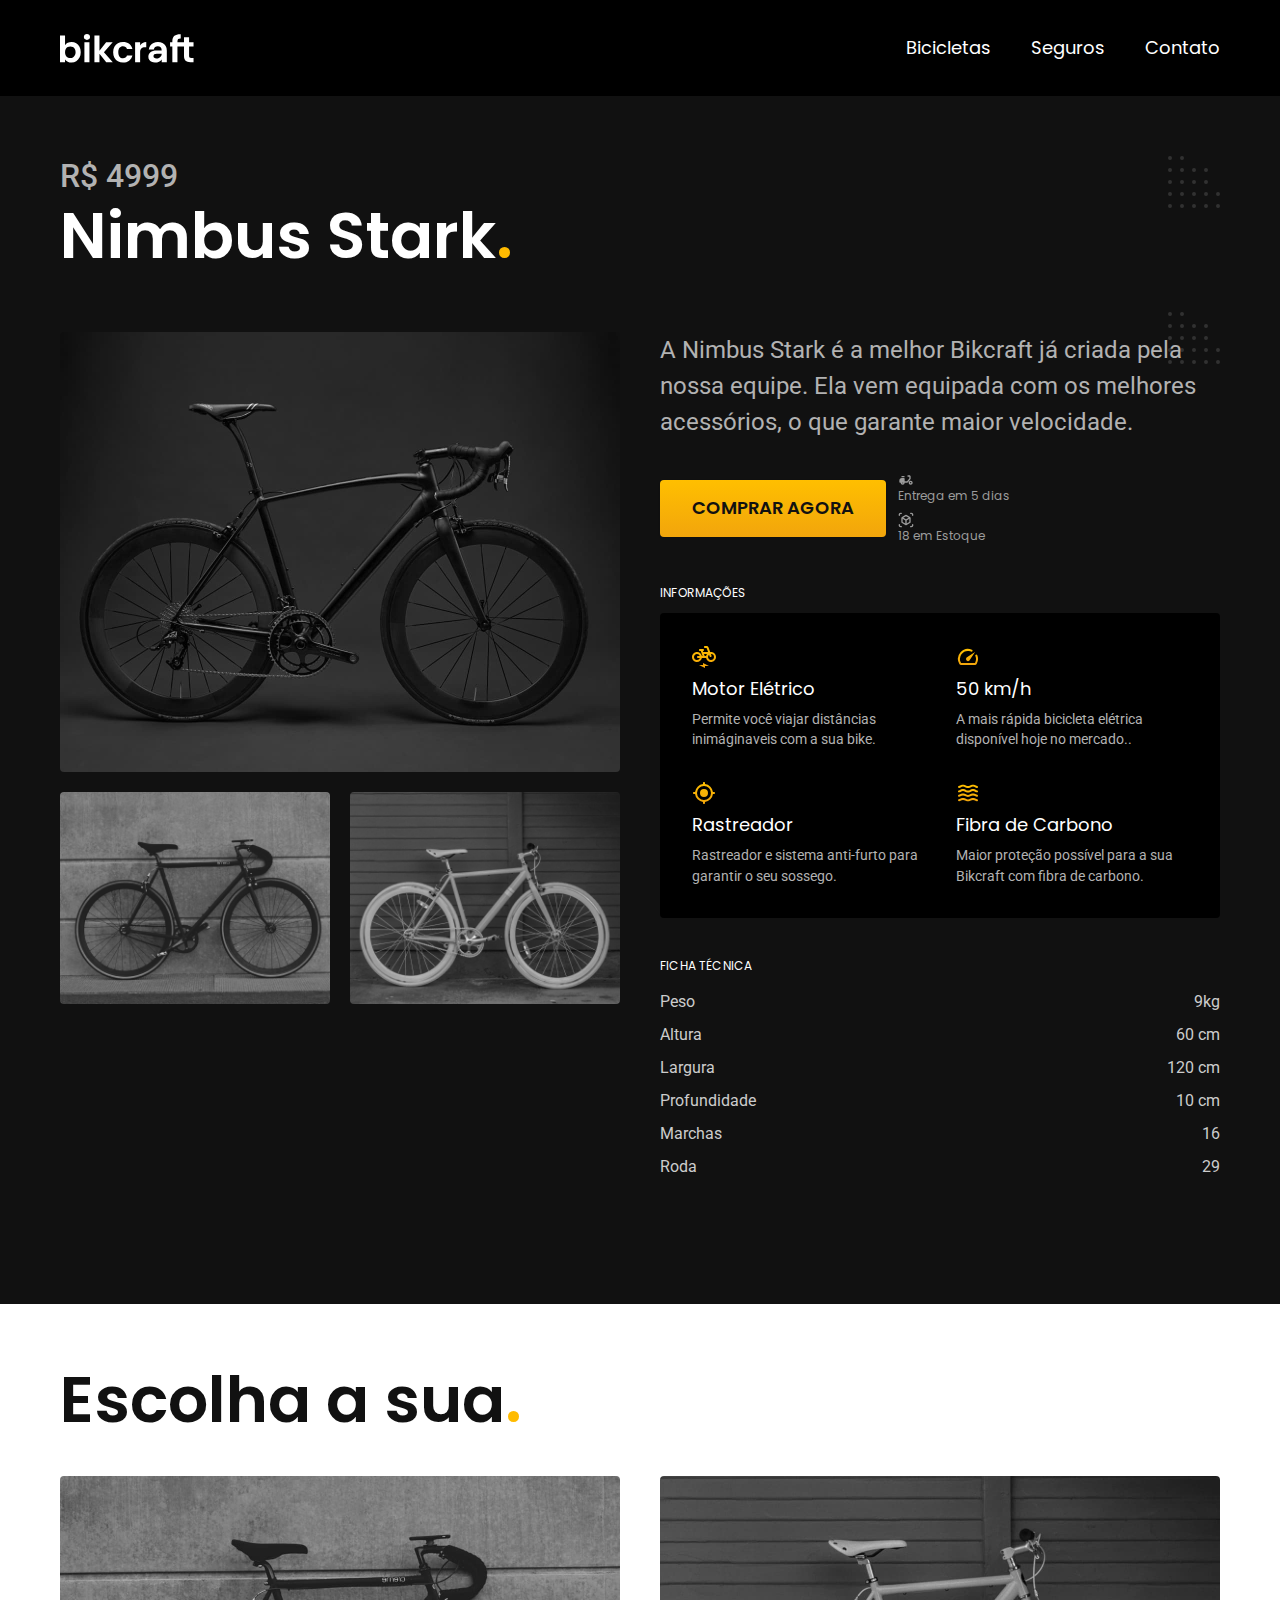
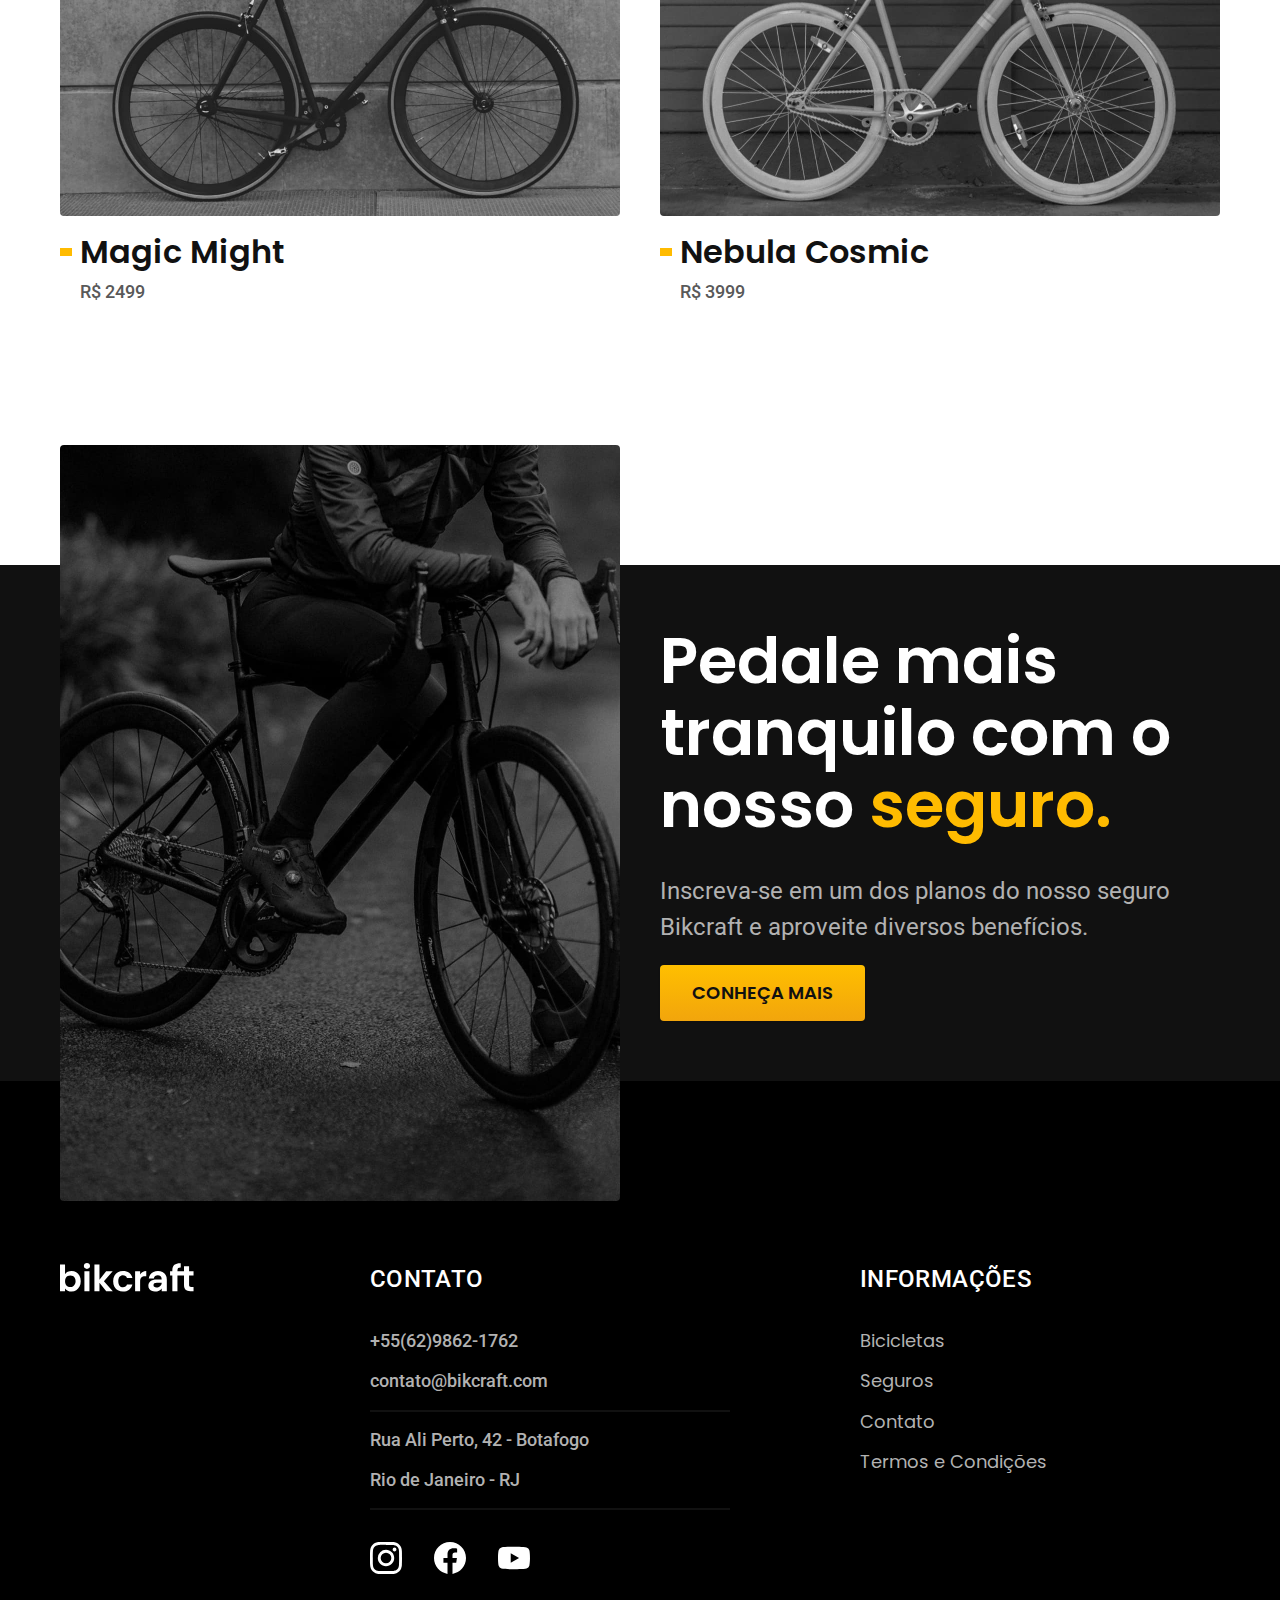
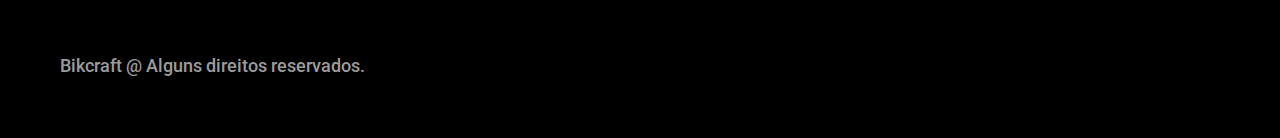
<file: bicicletas/nimbus.html>
<!DOCTYPE html>
<html lang="pt-br">
<head>
    <meta charset="UTF-8">
    <meta name="viewport" content="width=device-width, initial-scale=1.0">
    <title>Nimbus | Bikcraft </title>
    <meta name="description" content="Termos e condições">
    <link rel="stylesheet" href="../css/style.min.css">
    <link rel="preconnect" href="https://fonts.googleapis.com">
    <link rel="preconnect" href="https://fonts.gstatic.com" crossorigin>
    <link href="https://fonts.googleapis.com/css2?family=Merriweather:ital,wght@1,900&family=Poppins:wght@400;600&family=Roboto:wght@400;500&display=swap" rel="stylesheet">
    <script>
        document.documentElement.classList.add('js')
    </script>
</head>
<body id="bicicleta">
   <header class="header-bg">
    <div class="header container">
        <a href="../">
            <img src="../img/bikcraft.svg" alt="Bikcraft Logo">
        </a>

        <nav aria-label="primaria">
            <ul class="header-menu font-1-m cor-0">
                <li><a href="../bicicletas.html">Bicicletas</a></li>
                <li><a href="../seguros.html">Seguros</a></li>
                <li><a href="../contato.html">Contato</a></li>
            </ul>
        </nav>
    </div>
   </header>

   <main class="titulo-bg">
        <div>
            <div class="titulo container">
                <p class="font-2-xl cor-5 ">R$ 4999</p>
                <h1 class="font-1-xxl cor-0">Nimbus Stark<span class="cor-p1">.</span></h1>
            </div>
        </div>

        <div class="bicicleta container">
            <div class="bicicleta-imagens">
                <img src="../img/bicicleta/nimbus1.jpg" alt="">
                <img src="../img/bicicleta/nimbus2.jpg" alt="">
                <img src="../img/bicicleta/nimbus3.jpg" alt="">
            </div>

            <div class="bicicleta-conteudo">
                <p class="font-2-l cor-5">A Nimbus Stark é a melhor Bikcraft já criada pela nossa equipe. Ela vem equipada com os melhores acessórios, o que garante maior velocidade.</p>
                <div class="bicicleta-comprar">
                    <a class="botao" href="../orcamento.html?tipo=bikcraft&produto=nimbus">Comprar Agora</a>
                    <span class="font-1-xs cor-6"><img src="../img/icones/entrega.svg" alt="">Entrega em 5 dias</span>
                    <span class="font-1-xs cor-6"><img src="../img/icones/estoque.svg" alt="">18 em Estoque</span>     
                </div>
            
                <h2 class="font-1-xs cor-0">Informações</h2>
                <ul class="bicicleta-informacoes">
                    <li>
                        <img src="../img/icones/eletrica.svg" alt="">
                        <h3 class="font-1-m cor-0">Motor Elétrico</h3>
                        <p class="font-2-xs cor-5">Permite você viajar distâncias inimáginaveis com a sua bike.</p>
                    </li>
                    <li>
                        <img src="../img/icones/velocidade.svg" alt="">
                        <h3 class="font-1-m cor-0">50 km/h </h3>
                        <p class="font-2-xs cor-5">A mais rápida bicicleta elétrica disponível hoje no mercado..</p>
                    </li>
                    <li>
                        <img src="../img/icones/rastreador.svg" alt="">
                        <h3 class="font-1-m cor-0">Rastreador</h3>
                        <p class="font-2-xs cor-5">Rastreador e sistema anti-furto para garantir o seu sossego.</p>
                    </li>
                    <li>
                        <img src="../img/icones/carbono.svg" alt="">
                        <h3 class="font-1-m cor-0">Fibra de Carbono</h3>
                        <p class="font-2-xs cor-5">Maior proteção possível para a sua Bikcraft com fibra de carbono.</p>
                    </li>
                </ul>
                <h2 class="font-1-xs cor-0">Ficha Técnica</h2>
                <ul class="bicicletas-ficha font-2-s cor-4">
                    <li>Peso <span>9kg</span></li>
                    <li>Altura <span>60 cm</span></li>
                    <li>Largura <span>120 cm</span></li>
                    <li>Profundidade <span>10 cm</span></li>
                    <li>Marchas <span>16 </span></li>
                    <li>Roda <span>29</span></li>
                </ul>
            </div>
        </div>
    </main>

    <article class="bicicletas-lista container">
        <h2 class="font-1-xxl">Escolha a sua<span class="cor-p1">.</span></h2>
 
        <ul>
         <li>
             <a href="./magic.html">
                 <img src="../img/bicicletas/magic.jpg" alt="Bicicleta Preta">
                 <h3 class="font-1-xl">Magic Might</h3>
                 <span class="font-2-m cor-8">R$ 2499</span>
             </a>
         </li>

         <li>
             <a href="./nebula.html">
                 <img src="../img/bicicletas/nebula.jpg" alt="Bicicleta Preta">
                 <h3 class="font-1-xl">Nebula Cosmic</h3>
                 <span class="font-2-m cor-8">R$ 3999</span>
             </a>
         </li>
        </ul>
    </article>

    <article class="seguro-bg">
        <div class="seguro container">
            <div class="seguro-imagem">
                <img src="../img/fotos/seguros.jpg" alt="">
            </div>

            <div class="seguro-conteudo">
                <h2 class="font-1-xxl cor-0">Pedale mais tranquilo com o nosso <span class="cor-p1">seguro.</span></h2>
                <p class="font-2-l cor-5">Inscreva-se em um dos planos do nosso seguro Bikcraft e aproveite diversos benefícios.</p>
                <a class="botao" href="../seguros.html">Conheça Mais</a>
            </div>
        </div>
    </article>

   <footer class="footer-bg">
    <div class="footer container">
        <img src="../img/bikcraft.svg" alt="">
        <div class="footer-contato">
            <h3 class="font-2-l-b cor-0">Contato</h3>
            <ul class="cor-5 font-2-m">
                <li><a href="tel:+556298621762">+55(62)9862-1762</a>
                </li>
                <li><a href="mailto:">contato@bikcraft.com</a>
                </li>
                <li>Rua Ali Perto, 42 - Botafogo</li>
                <li>Rio de Janeiro - RJ</li>
            </ul>
            <div class="footer-redes">
                <a href="">
                    <img src="../img/redes/instagram.svg" alt="">
                </a>
                <a href="">
                    <img src="../img/redes/facebook.svg" alt="">
                </a>
                <a href="">
                    <img src="../img/redes/youtube.svg" alt="">
                </a>
            </div>
        </div>
        <div class="footer-informacoes">
            <h3 class="font-2-l-b cor-0">Informações</h3>
            <nav>
                <ul class="font-1-m cor-5">
                    <li><a href="../bicicletas.html">Bicicletas</a></li>
                    <li><a href="../seguros.html">Seguros</a></li>
                    <li><a href="../contato.html">Contato</a></li>
                    <li><a href="../termos.html">Termos e Condições</a></li>
                </ul>
            </nav>
        </div>
        <p class="footer-copy font-2-m cor-6">Bikcraft @ Alguns direitos reservados.</p>
    </div>
</footer>


   <script src="../js/script.js"></script>
</body>
</html>
</file>
<file: css/style.min.css>
*{box-sizing:border-box;margin:0;padding:0}body{line-height:1.5;-webkit-font-smoothing:antialiased;font-family:Arial,Helvetica,sans-serif;color:#111}canvas,img,picture,svg,video{display:block;max-width:100%}img[src$=".jpg"]{border-radius:4px}button,input,select,textarea{font:inherit}ul{margin:0;padding:0;list-style:none}a{text-decoration:none;color:inherit}.font-1-xs{font:400 0.75rem/1.35 Poppins,sans-serif}.font-2-xs{font:400 0.875rem/1.43 Roboto,sans-serif}.font-1-s{font:400 1rem/1.5 Poppins,sans-serif}.font-2-s{font:400 1rem/1.5 Roboto,sans-serif}.font-1-m,.font-1-m-b{font:400 1.125rem/1.35 Poppins,sans-serif}.font-1-m-b{font-weight:600}.font-2-m{font:500 1.125rem/1.35 Roboto,sans-serif}.font-1-l{font:400 1.5rem/1.5 Poppins,sans-serif}.font-2-l,.font-2-l-b{font:400 1.5rem/1.5 Roboto,sans-serif}.font-2-l-b{font-weight:500;letter-spacing:.015em;text-transform:uppercase}.font-1-xl{font:600 2rem/1.25 Poppins,sans-serif}.font-2-xl{font:500 2rem/1.25 Roboto,sans-serif}.font-1-xxl{font:600 4rem/1.125 Poppins,sans-serif}@media (max-width:1200px){.font-1-xxl{font-size:3rem}.font-2-l,.font-2-l-b{font-size:1.125rem}}@media (max-width:800px){.font-1-xxl{font-size:2rem}.font-1-xl,.font-2-xl{font-size:1.5rem}}:root{--cor-0:#FFFFFF;--cor-1:#F7F7F7;--cor-2:#EDEDED;--cor-3:#DEDEDE;--cor-4:#CCCCCC;--cor-5:#B2B2B2;--cor-6:#9C9C9C;--cor-7:#717171;--cor-8:#595959;--cor-9:#404040;--cor-10:#2E2E2E;--cor-11:#111111;--cor-12:#000000;--cor-p1:#FFBB00;--cor-p2:#E4A30B;--cor-p3:#A77F00;--cor-p4:#664400;--cor-p5:#332200}.cor-0{color:var(--cor-0)}.cor-1{color:var(--cor-1)}.cor-2{color:var(--cor-2)}.cor-3{color:var(--cor-3)}.cor-4{color:var(--cor-4)}.cor-5{color:var(--cor-5)}.cor-6{color:var(--cor-6)}.cor-7{color:var(--cor-7)}.cor-8{color:var(--cor-8)}.cor-9{color:var(--cor-9)}.cor-10{color:var(--cor-10)}.cor-11{color:var(--cor-11)}.cor-12{color:var(--cor-12)}.cor-p1{color:var(--cor-p1)}.cor-p2{color:var(--cor-p2)}.cor-p3{color:var(--cor-p3)}.cor-p4{color:var(--cor-p4)}.cor-p5{color:var(--cor-p5)}.js .fadeInDown{transform:translate3d(0,-20px,0)}.js .fadeInUp{transform:translate3d(0,20px,0)}.js .fadeInRight{transform:translate3d(20px,0,0)}.js .fadeInLeft{transform:translate3d(-20px,0,0)}.js [data-anime]{opacity:0}.js .anime{opacity:1;transform:none;transition:transform .8s,opacity .8s}.header-bg{background-color:var(--cor-12)}.header{display:flex;justify-content:space-between;flex-wrap:wrap;gap:20px;align-items:center;padding-top:20px;padding-bottom:20px}.header-menu{display:flex;flex-wrap:wrap;gap:40px}.header-menu a{padding:16px 0;display:inline-block;position:relative}.header-menu a:after{content:"";display:block;height:2px;width:0;background:var(--cor-0);margin-top:4px;transition:.5s;position:absolute}.header-menu a.ativo::after,.header-menu a:hover::after{width:100%}@media (max-width:800px){.header-menu{gap:20px}.header-menu a{background:var(--cor-11);padding:12px 16px;border-radius:4px}.header-menu a:hover{background-color:var(--cor-10)}.header a:after{display:none}}@media (max-width:600px){.header-menu{gap:12px}.header-menu a{padding:8px 12px;font-size:14px}}.footer-bg{background-color:var(--cor-12)}.footer{display:grid;grid-template-columns:3fr 5fr 4fr;gap:40px;padding-top:60px;padding-bottom:60px}.footer h3{margin-bottom:32px}.footer-contato ul{margin-bottom:32px}.footer-contato li:nth-child(2n):after{content:"";display:block;max-width:360px;height:2px;background:var(--cor-11);margin-top:16px}.footer li{margin-bottom:16px}.footer-redes{display:flex;gap:32px}.footer a:hover{color:var(--cor-0)}.footer-copy{grid-column:1/-1;margin-top:40px}@media (max-width:800px){.footer>img{display:none}.footer{grid-template-columns:1fr 1fr}}@media (max-width:600px){.footer{grid-template-columns:1fr;gap:60px}.footer-copy{margin-top:0}}.container{max-width:1200px;padding-left:20px;padding-right:20px;margin-left:auto;margin-right:auto}.botao{display:inline-block;padding:16px 32px;background:linear-gradient(#ffbf00,#f2a50c);border-radius:4px;box-shadow:0 1px 2px rgba(0,0,0,.1);text-transform:uppercase;color:var(--cor-P5);font:600 1.125rem/1.35 Poppins,sans-serif;max-width:max-content;border:none;cursor:pointer}.botao:hover{background:linear-gradient(#ffb60d,#e59317)}.botao.secundario{background:var(--cor-10);color:var(--cor-2)}.botao.secundario:hover{background:var(--cor-9)}.botao.seta{display:flex;align-items:center}.botao.seta::after{content:"";display:inline-block;width:18px;height:10px;margin-left:12px;background:url(../img/icones/seta.svg)}.botao.seta:hover::after{transform:translateX(4px);transition:transform .2s}@media (max-width:600px){.botao{padding:12px 16px;font-size:1rem}}.link{display:inline-block;color:var(--cor-p1);font:500 1.5rem/1.5 Poppins,sans-serif;text-transform:uppercase}.link::after{content:"";display:block;width:100%;height:4px;background-color:currentColor}.link:hover{color:var(--cor-0)}.titulo-bg{background-color:var(--cor-11);padding-top:60px;padding-bottom:60px}.titulo{background:url(../img/dec/top-right.svg) no-repeat top right 20px}.titulo p{margin-bottom:4px}@media (max-width:800px){.titulo-bg{padding-top:40px;padding-bottom:40px}.titulo p{font-size:1rem;text-transform:lowercase;font-weight:400}}.form{display:grid;grid-template-columns:1fr 1fr;gap:20px}.form label{display:block;font:400 1rem/1.5 Poppins,sans-serif;margin-bottom:4px}.form .col-2{grid-column:span 2}.form input[type=email],.form input[type=text],.form textarea{font:400 1rem/1.5 Roboto,sans-serif;background:var(--cor-1);border:1px solid var(--cor-2);padding:12px;border-radius:4px;width:100%}.form input[type=email]:focus,.form input[type=text]:focus,.form textarea:focus{outline:0;border-color:var(--cor-p1);background:var(--cor-0);box-shadow:0 0 0 2px #fea}@media (max-width:600px){.form{grid-template-columns:1fr}.form .col-2{grid-column:1}}.introducao-bg{background:var(--cor-11) url(../img/dec/bottom-left.svg) no-repeat bottom 160px left 20px;box-shadow:inset 0 -120px var(--cor-0)}.introducao{display:grid;grid-template-columns:1fr 1fr;gap:0 40px}.introducao-conteudo{align-self:end;padding-bottom:200px}.introducao img{height:100%;object-fit:cover;border-radius:4px}.introducao h1{margin-bottom:32px}.introducao p{margin-bottom:20px}@media (max-width:800px){.introducao-bg{background:var(--cor-11);padding-top:40px;box-shadow:inset 0 -60px var(--cor-0)}.introducao{grid-template-columns:1fr;gap:32px}.introducao-conteudo{padding-bottom:0}.introducao h1{margin-bottom:16px}.introducao img{height:300px;width:100%}}.tecnologia-bg{background-color:var(--cor-11);box-shadow:inset 0 80px var(--cor-0),inset 0 -80px var(--cor-0)}.tecnologia{display:grid;grid-template-columns:1fr 1fr;gap:40px}.tecnologia-img img{height:100%;object-fit:cover;object-position:left}.tecnologia-conteudo{padding-top:160px;padding-bottom:160px}.tecnologia-conteudo>span{display:block;margin-bottom:20px}.tecnologia-conteudo h2{margin-bottom:32px}.tecnologia-conteudo>p{margin-bottom:20px}.tecnologia-conteudo a{margin-bottom:80px}.tecnologia-vantagens{display:flex;gap:40px}.tecnologia-vantagens h3{margin-bottom:8px;width:max-content}.tecnologia-vantagens img{width:24px;margin-bottom:8px}@media (max-width:800px){.tecnologia-bg{box-shadow:initial}.tecnologia{grid-template-columns:1fr}.tecnologia-conteudo{padding-top:60px;padding-bottom:60px}.tecnologia-img{display:none}.tecnologia a{margin-bottom:60px}}@media (max-width:600px){.tecnologia-vantagens{flex-direction:column}}.parceiros{padding-top:60px;padding-bottom:120px}.parceiros h2{margin-bottom:60px}.parceiros ul{padding:0 20px;max-width:1400px;display:grid;grid-template-columns:repeat(4,1fr);margin:0 auto}.parceiros li{display:flex;padding:32px;border-left:2px solid var(--cor-2)}.parceiros img{margin:auto}.parceiros li:first-child,.parceiros li:nth-child(5){border-left:none}.parceiros li:nth-child(n+5){border-top:2px solid var(--cor-2)}@media (max-width:800px){.parceiros{padding-bottom:60px}.parceiros li{display:flex;padding:20px}.parceiros h2{margin-bottom:20px}.parceiros ul{grid-template-columns:repeat(2,1fr)}.parceiros li:nth-child(n+3){border-top:2px solid var(--cor-2)}.parceiros li:nth-child(odd){border-left:none}}.depoimento{display:grid;grid-template-columns:1fr 1fr;background-color:var(--cor-p1);overflow:hidden}.depoimento img{width:100%;height:100%;object-fit:cover;border-radius:0}.depoimento-conteudo{padding:40px 40px 80px 80px;align-self:end;background:url(../img/dec/bottom-right-p.svg) no-repeat bottom 40px right 40px}.depoimento-conteudo p{max-width:32ch;font-family:Merriweather,serif;font-style:italic;font-weight:900;margin-bottom:32px;position:relative}.depoimento p::after,.depoimento p::before{font-size:5rem;color:var(--cor-p2);position:absolute}.depoimento p::before{content:'“';left:-50px;top:-20px}.depoimento p::after{content:'”'}@media (min-width:1200px){.depoimento-img{max-height:520px}}@media (max-width:800px){.depoimento{grid-template-columns:1fr;text-align:center}.depoimento img{max-height:200px}.depoimento-conteudo{padding:40px 20px;justify-self:center}}.bicicletas-lista{margin-top:60px;margin-bottom:120px}.bicicletas-lista h2{margin-bottom:40px}.bicicletas-lista ul{display:flex;gap:40px;padding:0 20px 20px 20px;max-width:1400px;margin:0 auto;overflow-x:auto}#bicicleta .bicicletas-lista ul{padding:0 0 20px 0}.bicicletas-lista li{flex:1;min-width:280px}.bicicletas-lista a{display:block}.bicicletas-lista img{margin-bottom:16px}.bicicletas-lista h3{margin-bottom:8px;display:flex;align-items:center}.bicicletas-lista h3::before{content:"";display:inline-block;background-color:var(--cor-p1);height:8px;width:12px;margin-right:8px;transition:width .3s}.bicicletas-lista a:hover h3::before{width:24px}.bicicletas-lista li span{padding-left:20px}@media (max-width:800px){.bicicletas-lista{margin-bottom:60px}.bicicletas-lista ul{gap:20px}}.bicicletas-bg{background:linear-gradient(to right,var(--cor-0) 30%,var(--cor-11) 0)}.bicicletas{display:grid;grid-template-columns:1fr 1fr;gap:40px;padding-top:60px;padding-bottom:60px}.bicicletas-imagem{display:grid}.bicicletas-imagem img{grid-area:1/1}.bicicletas-imagem span{grid-area:1/1;place-self:start end;margin-top:20px;background:var(--cor-12);display:inline-block;padding:8px 16px 8px 8px;border-radius:4px 0 0 4px}.bicicletas-conteudo{display:grid;grid-template-columns:1fr auto;align-content:start}.bicicletas h2,.bicicletas p{grid-column:1/-1}.bicicletas h2{margin-bottom:20px}.bicicletas h2::before{content:"";display:block;width:12px;height:8px;background-color:var(--cor-p1);margin-bottom:8px}.bicicletas p{margin-bottom:32px}.bicicletas a{place-self:end}.bicicletas li{display:flex;align-items:center}.bicicletas ul{display:grid;gap:16px}.bicicletas-conteudo img{width:24px;margin-right:8px}@media (max-width:800px){.bicicletas-bg{background:var(--cor-11)}.bicicletas{grid-template-columns:1fr;gap:20px;padding-top:40px;padding-bottom:40px}}@media (max-width:600px){.bicicletas-conteudo{grid-template-columns:1fr}.bicicletas ul{font-size:1rem;grid-template-columns:1fr 1fr;margin-bottom:32px}.bicicletas a{place-self:start}}.bicicleta{display:grid;grid-template-columns:1fr 1fr;align-items:start;gap:40px;padding-top:60px;padding-bottom:60px;background:url(../img/dec/top-right.svg) no-repeat top 40px right 20px}#bicicleta .titulo p{text-transform:uppercase}.bicicleta-imagens{display:flex;flex-wrap:wrap;gap:20px}.bicicleta-imagens img{flex:1;min-width:200px}.bicicleta-imagens img:first-child{min-width:100%}.bicicleta-conteudo>p{margin-bottom:32px}.bicicleta-comprar{display:grid;grid-template-columns:max-content auto;align-items:center;justify-items:start;gap:8px 12px;margin-bottom:40px}.bicicleta-comprar a{grid-row:span 2}.bicicletas-comprar span{display:flex;align-items:center;background-color:var(--cor-12);gap:8px;padding:4px 8px;border-radius:4px}.bicicleta-conteudo h2{text-transform:uppercase;letter-spacing:.015em;margin-bottom:12px}.bicicleta-ficha,.bicicleta-informacoes{padding:32px;background-color:var(--cor-12);border-radius:4px}.bicicleta-informacoes{margin-bottom:40px;display:grid;grid-template-columns:1fr 1fr;gap:32px}.bicicleta-informacoes img{width:24px;margin-bottom:8px}.bicicleta-informacoes h3{margin-bottom:8px}.bicicletas-ficha li{padding:4px 0;display:flex;justify-content:space-between;border-bottom:1px solid var(--cor-11)}.bicicleta.ficha li:last-child{border-bottom:none}.bicicleta-ficha span{color:var(--cor-6)}@media (max-width:800px){.bicicleta{grid-template-columns:1fr;padding-top:40px;padding-bottom:40px}.bicicleta-imagens{grid-row:2}}@media (max-width:400px){.bicicleta-informacoes{grid-template-columns:1fr}.bicicleta-comprar{grid-template-columns:1fr}}.seguro-bg{background-color:var(--cor-11);box-shadow:inset 0 120px var(--cor-0),inset 0 -120px var(--cor-12)}.seguro{display:grid;grid-template-columns:1fr 1fr;gap:40px}.seguro-imagem img{width:100%;height:100%;object-fit:cover}.seguro-conteudo{padding-top:180px;padding-bottom:180px}.seguro h2{margin-bottom:32px}.seguro p{margin-bottom:20px}@media (max-width:800px){.seguro-bg{box-shadow:inset 0 -60px var(--cor-12)}.seguro{grid-template-columns:1fr}.seguro-conteudo{grid-row:1;padding-top:40px;padding-bottom:0}}.seguros-bg{background:var(--cor-11)}.seguros{padding-top:60px;padding-bottom:60px;display:grid;grid-template-columns:1fr 1fr;gap:40px;align-items:center}#seguros .seguros{padding-top:0}.seguros h2{grid-column:1/-1}.seguros-item{background-color:var(--cor-12);padding:32px 32px 32px 60px;display:grid;grid-template-columns:1fr auto;border-radius:4px}.seguros-item h3{margin-bottom:40px}.seguros-item span{grid-column:2;display:block;text-align:right}.seguros-item ul{grid-column:1/-1;margin-bottom:32px}.seguros-item li{display:flex;align-items:center;position:relative}.seguros-item li+li{margin-top:20px}.seguros-item li::before{content:"";display:inline-block;width:13px;height:9px;background-image:url("../img/icones/lista.svg");position:absolute;left:-21px}.seguros-item a{grid-column:1/-1}@media (max-width:800px){.seguros{grid-template-columns:1fr}}.vantagens-bg{background-color:var(--cor-12)}.vantagens{padding-top:120px;padding-bottom:120px}.vantagens h2{margin-bottom:60px}.vantagens ul{display:grid;grid-template-columns:repeat(auto-fit,minmax(280px,max-content));gap:40px 80px}.vantagens h3,.vantagens img{margin-bottom:8px}@media (max-width:800px){.vantagens{padding-top:60px;padding-bottom:60px}.vantagens h2{margin-bottom:40px}.vantagens ul{gap:20px}}.perguntas{padding-top:120px;padding-bottom:120px}.perguntas h2{margin-bottom:60px}.perguntas dl>div{padding:20px;border-radius:4px}.perguntas dl>div:nth-child(odd){background-color:var(--cor-1)}.perguntas button{display:grid;grid-template-columns:auto 1fr auto;align-items:center;gap:8px;cursor:pointer;border:none;background:0 0;width:100%;text-align:left}.perguntas button::before{content:"";display:inline-block;width:12px;height:8px;background-color:var(--cor-p1)}.perguntas button::after{content:"";display:inline-block;width:14px;height:6px;background:url('../img/icones/seta-abrir.svg');transition:.3s}.perguntas button:hover::after,.perguntas button[aria-expanded=true]::after{transform:rotate(180deg)}.js .perguntas dd{display:none}.js .perguntas dd.ativa{display:block}.perguntas dd{padding-left:20px;padding-top:16px;max-width:80ch}@media (max-width:800px){.perguntas{padding-top:60px;padding-bottom:60px}.perguntas h2{margin-bottom:40px}}#contato{background:linear-gradient(var(--cor-11) 600px,var(--cor-1) 0)}.contato{display:grid;grid-template-columns:5fr 7fr}.contato-dados,.contato-formulario{padding:60px;box-shadow:0 1px 2px rgba (0,0,0,.1)}.contato-dados{border-radius:4px 0 0 4px;background:var(--cor-12) url(../img/dec/bottom-left.svg) no-repeat bottom 20px left 20px}.contato-formulario{border-radius:0 5px 5px 0;background:var(--cor-0) url(../img/dec/bottom-right.svg) no-repeat bottom 20px right 20px}.contato-dados h2{margin-bottom:60px}.contato-endereco{margin-bottom:32px;padding-left:28px;background:url(../img/icones/local.svg) no-repeat 0 2px}.contato-endereco p{margin-bottom:8px}.contato-meios a{display:block;max-width:max-content;margin-bottom:8px;padding-left:28px}.contato-meios a:hover{color:var(--cor-0)}.contato-meios a:first-child{background:url(../img/icones/email.svg) no-repeat 0 2px}.contato-meios a:nth-child(2){margin-bottom:32px}.contato-meios a:nth-child(3){background:url(../img/icones/telefone.svg) no-repeat 0 2px;margin-bottom:60px}.contato-redes{display:flex;gap:32px;padding-left:28px}@media (max-width:800px){.contato{grid-template-columns:1fr}.contato-dados,.contato-formulario{padding:20px}.contato-dados{border-radius:5px 5px 0 0;background:var(--cor-12)}.contato-formulario{border-radius:0 0 5px 5px}.contato-dados h2,.contato-meios a:nth-child(3){margin-bottom:32px}.contato-redes{margin-bottom:12px}}.lojas{display:grid;grid-template-columns:1fr 1fr;gap:0 40px;padding-top:120px;padding-bottom:120px}.lojas h2{grid-column:1/-1;margin-bottom:60px}.lojas img{border-radius:4px 4px 0 0}.lojas-item{border-radius:4px;background:var(--cor-0);box-shadow:0 1px 2px rgba(0,0,0,.1)}.lojas-conteudo{display:grid;grid-template-columns:1fr 1fr;gap:32px 16px;padding:32px}.lojas-conteudo h3,.lojas-tempo{grid-column:1/-1}.lojas-dados{display:grid;gap:8px;border-left:2px solid var(--cor-2);padding-left:12px}.lojas-tempo{display:flex;align-items:center;gap:8px}@media (max-width:800px){.lojas{gap:20px;padding-top:60px;padding-bottom:60px}.lojas h2{margin-bottom:32px}.lojas-conteudo{grid-template-columns:1fr}}@media (max-width:600px){.lojas{grid-template-columns:1fr}}#orcamento{background:linear-gradient(var(--cor-11) 600px,var(--cor-1) 0)}.orcamento{display:grid;grid-template-columns:5fr 7fr;padding-bottom:120px}.orcamento h2{text-transform:uppercase;position:relative;display:flex;align-items:center}.orcamento h2::before{content:"";display:inline-block;width:4px;height:8px;background-color:var(--cor-p1);position:absolute;left:-12px}.orcamento-dados,.orcamento-produto{padding:60px;box-shadow:0 1px 2px rgba(0,0,0,.1)}.orcamento-produto{border-radius:5px 0 0 5px;background:var(--cor-12) url(../img/dec/bottom-left.svg) no-repeat bottom 20px left 20px;display:grid;grid-template-columns:1fr 1fr;align-content:start;gap:20px}.orcamento-produto>*{grid-column:1/-1}.orcamento-produto>label{grid-column:initial}.orcamento-produto label{font:400 1rem/1.5 Poppins,sans-serif;color:var(--cor-4);background-color:var(--cor-10);display:grid;padding:12px 16px;border-radius:4px;cursor:pointer;grid-template-columns:auto 1fr auto;align-items:center;border:1px solid var(--cor-10)}.orcamento-produto label::before{content:"";display:inline-block;width:12px;height:12px;border:1px solid var(--cor-6);border-radius:50%;margin-right:8px}.orcamento-produto input:checked+label::before{border-color:var(--cor-7);box-shadow:inset 0 0 0 3px var(--cor-0),inset 0 0 0 6px var(--cor-7)}.orcamento-produto label:hover{background-color:var(--cor-9);border-color:var(--cor-9)}.orcamento-produto input:focus+label{box-shadow:0 0 0 2px var(--cor-p1);border-color:var(--cor-12)}.orcamento-produto label span{display:none}.orcamento-produto input:checked+label span{display:inline-block}.orcamento-produto input{opacity:0;position:absolute;pointer-events:none}.orcamento-dados{border-radius:0 5px 5px 0;background:var(--cor-0) url(../img/dec/bottom-right.svg) no-repeat bottom 20px right 20px}.orcamento-produto input:checked+label{background:var(--cor-0);color:var(--cor-11)}.orcamento-conteudo{display:none}.orcamento-conteudo h2,.orcamento-dados:nth-of-type(n+2) h2{margin-top:20px}#bikcraft:checked~#orcamento-bikcraft,#seguro:checked~#orcamento-seguro{display:grid;gap:20px}.orcamento-detalhes{display:none;background:var(--cor-0);padding:20px;grid-template-columns:1fr 1fr;border-radius:4px;align-items:center}.orcamento-detalhes li{display:flex;align-items:center;margin-bottom:8px}.orcamento-detalhes li img{width:16px;margin-right:8px}.orcamento-produto input:checked+label+.orcamento-detalhes{display:grid}@media (max-width:1200px){.orcamento-dados,.orcamento-produto{padding:32px}}@media (max-width:800px){.orcamento{grid-template-columns:1fr}.orcamento-produto{border-radius:5px 5px 0 0;background:var(--cor-12)}.orcamento-dados{border-radius:0 0 5px 5px}}@media (max-width:400px){.orcamento-produtos{grid-template-columns:1fr}}.termos{padding-top:80px;padding-bottom:80px}.termos h2{font-weight:600;margin-bottom:20px}.termos p+h2{margin-top:40px}.termos p{max-width:75ch;margin-bottom:24px}
</file>
